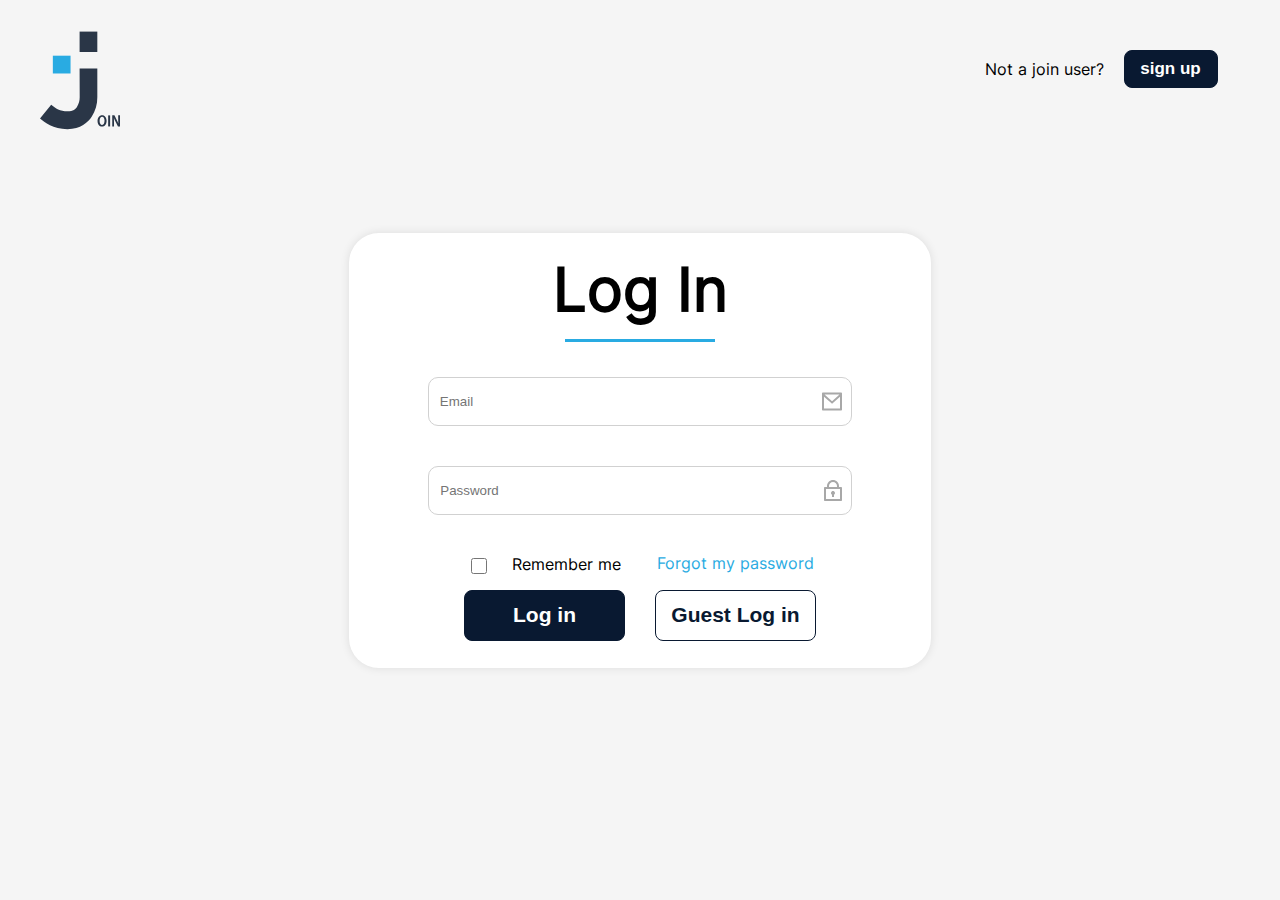
<file: index.html>
<!DOCTYPE html>
<html lang="en">

<head>
  <meta charset="UTF-8">
  <meta http-equiv="X-UA-Compatible" content="IE=edge">
  <meta name="viewport" content="width=device-width, initial-scale=1.0">

  <title>Join</title>

  <link rel="stylesheet" href="assets/css/reset.css">
  <link rel="stylesheet" href="assets/css/style.css">
  <link rel="stylesheet" href="assets/css/login.css">
  <link rel="stylesheet" href="assets/fonts/fonts.css">

  <script src="assets/js/script.js"></script>
  <script src="assets/js/signUp.js"></script>
  <script src="assets/js/login.js" defer></script>
  <script src="assets/js/mini_backend.js"></script>
  <script>
    setURL('https://juan-desantos.developerakademie.net/smallest_backend_ever');
  </script>
  
  <link rel="icon" type="image/icon" href="assets/img/join-logo.svg" />
  

</head>

<body onload="animatedLogo(), init()">

  <img class="logo" src="assets/img/join-logo.svg" id="logo"></img>
  <div class="signup-btn">
    <span>Not a join user?</span>
    <button onclick="showSignup(); return false">sign up</button>
  </div>

  <div class="login-container" id="login-container">
    <div class="login-box">
      <span class="login-box-header">Log In</span>
      <div class="line"></div>
      <form onsubmit="logIn(); return false">
        <div class="form-style">
          <input required type="email" placeholder="Email" id="email">
          <img src="assets/img/letter.svg" alt="">
        </div>
        <div class="form-style">
          <input required type="password" name="" id="password" minlength="6" placeholder="Password">
          <img src="assets/img/lock.svg" alt="" onclick="toggleVisibility()" id="passwordImg">
        </div>
        <div class="password-note">
          <div class="remember-password">
            <input type="checkbox">
            <span>Remember me</span>
          </div>
          <div class="forgot-password">
            <a onclick="resetPasswordForm()">Forgot my password</a>
          </div>
        </div>
        <div class="login-btns">
          <button class="login-user">Log in</button>
          <button onclick="loginAsGuest()" class="login-guest">Guest Log in</button>
        </div>
      </form>
    </div>
    <div id="msgBox"></div>
  </div>
  <div id="bgByResponse" class="bgByResponse d-none"></div>
  <div class="login-response d-none" id="login-response">
    <span id="login-response-text"></span>
  </div>

</body>

</html>
</file>
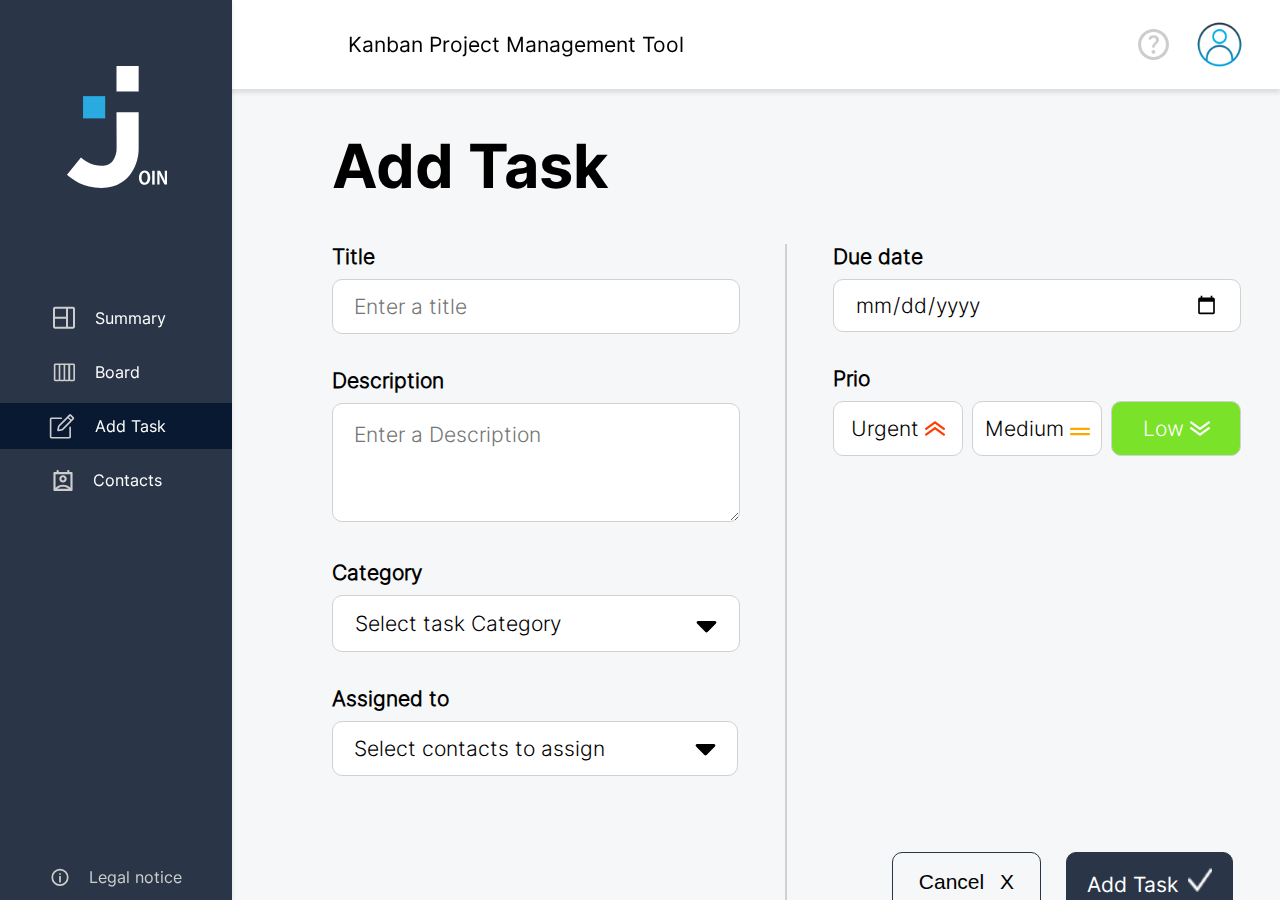
<file: add_task.html>
<!DOCTYPE html>
<html lang="en">

<head>
    <meta charset="UTF-8" />
    <meta http-equiv="X-UA-Compatible" content="IE=edge" />
    <meta name="viewport" content="width=device-width, initial-scale=1.0" />

    <link rel="stylesheet" href="assets/fonts/fonts.css" />
    <link rel="stylesheet" href="assets/css/add_task.css" />
    <link rel="stylesheet" href="assets/css/contacts.css" />
    <link rel="stylesheet" href="assets/css/summary.css" />
    <link rel="stylesheet" href="assets/css/summary-resp.css" />
    <link rel="icon" type="image/icon" href="assets/img/join-logo.svg" />

    <script src="assets/js/edit_task_popup.js"></script>
    <script src="assets/js/add_task_dropdown.js"></script>
    <script src="assets/js/add_task_overview.js"></script>
    <script src="assets/js/add_task_dynamic_html.js"></script>
    <script src="assets/js/board_editMode.js"></script>
    <script src="assets/js/summary.js"></script>
    <script src="assets/js/mini_backend.js"></script>
    <script>
        setURL('https://juan-desantos.developerakademie.net/smallest_backend_ever');
    </script>
    <script src="assets/js/add_task.js"></script>
    <title>Add Task</title>
</head>

<body onload="loadTasks()">
    <div class="webpage">
        <div class="background-grey d-none" id="BGActive" onclick="user()">
        </div>
        <section class="left">
            <div class="logo">
                <img src="assets/img/join-logo2.svg" />
            </div>

            <div class="menu_left">
                <div class="menu" id="summary" onclick="summary()">
                    <img class="logo_summary" src="assets/img/summary.svg" />
                    <a>Summary</a>
                </div>
                <div class="menu" id="board" onclick="board()">
                    <img class="logo_board" src="assets/img/board.svg" />
                    <a>Board</a>
                </div>
                <div class="menu menu_dark" id="addTask" onclick="addTask()">
                    <img class="logo_task" src="assets/img/add_task.svg" />
                    <a>Add Task</a>
                </div>
                <div class="menu" id="contacts" onclick="contacts()">
                    <img class="logo_contacts" src="assets/img/contacts.svg" />
                    <a>Contacts</a>
                </div>
            </div>

            <div class="impressum">
                <div class="legal" id="legal" onclick="legal()">
                    <img src="assets/img/info.svg" />
                    <a>Legal notice</a>
                </div>
            </div>
        </section>
        <div class="right">
            <header class="header header-add">
                <div class="logo_join_resp">
                    <img src="assets/img/join-logo.svg" />
                </div>
                <div class="title-summary">
                    <a class="kanban">Kanban Project Management Tool</a>
                </div>
                <div class="user user-add">
                    <img class="help" id="help" src="assets/img/help.svg" onclick="help()" />
                    <div class="cont_foto">
                        <span class="border_white">
                            <img class="foto" onclick="user()" src="assets/img/icon_guest.png" />
                        </span>
                    </div>
                </div>
                <div class="button_create">
                    <div class="create_resp">
                        <button class="create " id="addingTask" onclick="createTask2()">
                            <a>Create</a>
                            <img class="tick_create" src="assets/img/create.png" />
                        </button>
                    </div>
                </div>
            </header>

            <div id="log_out" class="cont_log_out">
                <span class="log_out" id="help" onclick="help()">
                    <a>Help</a>
                </span>
                <span class="log_out" id="legal" onclick="legal()">
                    <a>Legal notice</a>
                </span>
                <div class="log_out" id="log_out" onclick="logOut()">
                    <a>Log out</a>
                </div>
            </div>

            <main class="main">
                <div class="title-summary-task">
                    <a class="kanban-task">Kanban Project Management Tool</a>
                </div>
                <div class="add-task">
                    <div class="add-task-title">
                        <h1>Add Task</h1>
                    </div>
                    <div onsubmit="addTask()" class="input-container">
                        <div class="left-container">
                            <form>
                                <h4 class="size light title">Title</h4>
                                <input id="title" class="title-input size light" type="text" placeholder="Enter a title"
                                    required />
                            </form>
                            <form>
                                <h4 class="size light title">Description</h4>
                                <textarea class="size light description-area" name="description" id="description"
                                    placeholder="Enter a Description" required></textarea>
                            </form>
                            <div>
                                <h4 class="size light title">Category</h4>
                                <div onclick="expandMenu(this.id)" id="category"
                                    class=" category-resp size light cat-btn btn" type="button">
                                    Select task Category
                                    <img class="popup-arrow" src="assets/img/dropdown-arrow.svg" />
                                </div>
                                <ul id="category-list" class="d-none list-height list size light category-list"></ul>
                                <div id="new-category" class="left-width d-none">
                                    <input id="categoryName" class="title-input size light" type="text"
                                        placeholder="New category name" required="" />
                                    <img onclick="deleteCat()" class="cross" src="assets/img/cross.svg" /><img
                                        id="addCat" onclick="addCat()" class="newCategory"
                                        src="assets/img/newCategory.svg" />
                                    <div id="colorCode" class="colorCode"></div>
                                </div>
                            </div>
                            <div class="add_task_assigned">
                                <h4 class="size light title">Assigned to</h4>
                                <button onclick="expandMenu(this.id)" id="assigne" class="size light category-btn btn">
                                    Select contacts to assign
                                    <img class="popup-arrow" src="assets/img/dropdown-arrow.svg" />
                                </button>
                                <ul id="assigne-list" class="d-none list-height list size light category-list"></ul>
                                <div id="new-assigne" class="left-width d-none">
                                    <input id="assigneName" class="title-input size light" type="text"
                                        placeholder="Contact email" required="" />
                                    <img onclick="miniMenu('assigne')" class="cross" src="assets/img/cross.svg" /><img
                                        id="addCat" onclick="miniMenu('assigne')" class="newCategory"
                                        src="assets/img/newCategory.svg" />
                                </div>
                                <div class="avatar" id="avatar"></div>
                            </div>
                        </div>
                        <div class="right-container">
                            <div class="resp-container">
                                <form>
                                    <h4 class="size light title">Due date</h4>
                                    <input class="size light title-input" type="date" name="" id="dueDate"
                                        placeholder="dd/mm/yyyy" required min="" onclick="dateChecker()" />
                                </form>
                                <div class="resp-prio">
                                    <h4 class="size light title">Prio</h4>
                                    <div class="prio-btns">
                                        <button onclick="switchBackground('urgent')"
                                            class=" size-btnsize light btn prio" id="urgent">
                                            Urgent
                                            <img src="assets/img/arrows-up.svg" class="" />
                                        </button>
                                        <button onclick="switchBackground('medium')"
                                            class=" size-btnsize light btn prio" id="medium">
                                            Medium
                                            <img src="assets/img/equal-sign.svg" class="" />
                                        </button>
                                        <button onclick="switchBackground('low')"
                                            class=" size-btnsize light btn prio prio-low prio-img" id="low">
                                            Low
                                            <img src="assets/img/arrows-down.svg" class="" />
                                        </button>
                                    </div>
                                </div>

                            </div>
                            <div class="btn-box" id="id-contacts--addContact__rightBox--unten">
                                <div id="cancel" class=" cancel_hov size regul window-btn transp" style="display: flex;"
                                    onclick="closeWindow()">
                                    <button class="size transp" style="border: none" type="submit">
                                        Cancel
                                        <a id="cancelCross" class="padding-10">X</a>
                                    </button>
                                </div>
                                <button class="size regul window-btn ok-btn" type="submit" id="addingTask" onclick="addingTask()">
                                    Add Task<img class=" cancel_cross padding-10" src="assets/img/create.png" />
                                </button>
                                <div id="userFeedback" class="size userFeedback d-none">
                                    <p>Task added to board</p>
                                    <img src="assets/img/board.svg" />
                                </div>
                            </div>
                        </div>
                    </div>
                    <div id="userFeedbackResp" class="size userFeedbackResp d-none">
                        <p>Task added to board</p>
                        <img src="assets/img/board.svg" />
                    </div>
                </div>

            </main>
        </div>
    </div>



    <div class="bottom_resp">
        <div class="menu_resp" id="summary_resp" onclick="summary()">
            <img class="logo_summary" src="assets/img/summary.svg" />
            <a>Summary</a>
        </div>
        <div class="menu_resp" id="board_resp" onclick="board()">
            <img class="logo_board" src="assets/img/board.svg" />
            <a>Board</a>
        </div>
        <div class="menu_resp menu_dark_resp" id="addTask_resp" onclick="addTask()">
            <img class="logo_task" src="assets/img/add_task.svg" />
            <a>Add Task</a>
        </div>
        <div class="menu_resp" id="contacts_resp" onclick="contacts()">
            <img class="logo_contacts" src="assets/img/contacts.svg" />
            <a>Contacts</a>
        </div>
    </div>
</body>

</html>
</file>
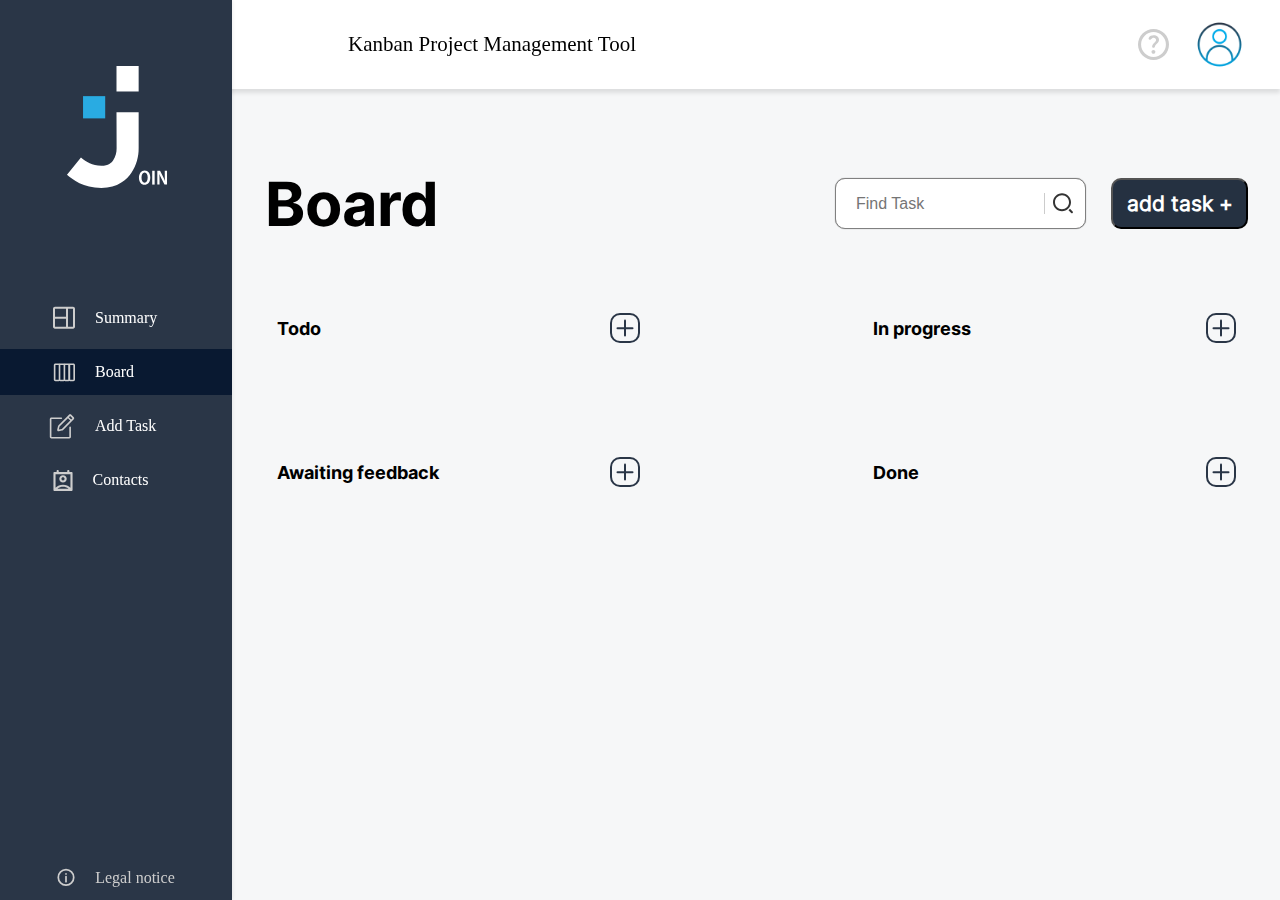
<file: board.html>
<!DOCTYPE html>
<html lang="en">

<head>
    <meta charset="UTF-8" />
    <meta http-equiv="X-UA-Compatible" content="IE=edge" />
    <meta name="viewport" content="width=device-width, initial-scale=1.0" />

    <link rel="stylesheet" href="assets/fonts/fonts.css" />


    <link rel="stylesheet" href="assets/css/summary.css" />
    <link rel="stylesheet" href="assets/css/summary-resp.css" />
    <link rel="stylesheet" href="assets/css/board_maj.css" />
    <link rel="stylesheet" href="assets/css/board_resp.css" />
    <link rel="stylesheet" href="assets/css/add_task.css" />
    <link rel="icon" type="image/icon" href="assets/img/join-logo.svg" />

    <link rel="stylesheet" href="assets/fonts/fonts.css" />
    <link rel="stylesheet" href="assets/css/editTaskop.css">

    <script src="assets/js/edit_task_popup.js"></script>

    <script src="assets/js/add_task.js"></script>
    <script src="assets/js/add_task_dropdown.js"></script>
    <script src="assets/js/add_task_overview.js"></script>
    <script src="assets/js/add_task_dynamic_html.js"></script>
    <script src="assets/js/edit_task_popup.js"></script>
    <script src="assets/js/summary.js"></script>
    <script src="assets/js/mini_backend.js"></script>
    <script src="assets/js/board.js"></script>
    <script src="assets/js/board_overview.js"></script>
    <script src="assets/js/board_editMode.js"></script>
    <script src="assets/js/board_AddTask_PopUp.js"></script>
    <script src="assets/js/board_dynamic.js"></script>
    <script src="assets/js/summary.js"></script>
    <script src="assets/js/mini_backend.js"></script>

    <script>
        setURL('https://juan-desantos.developerakademie.net/smallest_backend_ever');
    </script>

    <title>Board</title>
</head>

<body onload="loadTasks()">

    <!-- PopUp Detailed View <div id="taskDetail" class="pop-up d-none" onclick="closePopUp()"></div> -->

    <div class="window d-none" id="taskDetails"></div>
    <!-- PopUp end -->
    <div class="webpage" id="webpage">

        <!-- Edit Task -->
        <div class="edit_task_window d-none" id="editTaskPopUp">

        </div>

        <!-- Edit Task end -->

        <div class="background-grey d-none" id="BGActive" onclick="user()">
        </div>
        <section class="left">
            <div class="logo">
                <img src="assets/img/join-logo2.svg" />
            </div>

            <div class="menu_left">
                <div class="menu" id="summary" onclick="summary()">
                    <img class="logo_summary" src="assets/img/summary.svg" />
                    <a>Summary</a>
                </div>
                <div class="menu menu_dark" id="board" onclick="board()">
                    <img class="logo_board" src="assets/img/board.svg" />
                    <a>Board</a>
                </div>
                <div class="menu" id="addTask" onclick="addTask()">
                    <img class="logo_task" src="assets/img/add_task.svg" />
                    <a>Add Task</a>
                </div>
                <div class="menu" id="contacts" onclick="contacts()">
                    <img class="logo_contacts" src="assets/img/contacts.svg" />
                    <a>Contacts</a>
                </div>
            </div>

            <div class="impressum">
                <div class="legal" id="legal" onclick="legal()">
                    <img src="assets/img/info.svg" />
                    <a>Legal notice</a>
                </div>
            </div>
        </section>

        <div class="bottom_resp">
            <div class="menu_resp" id="summary_resp" onclick="summary()">
                <img class="logo_summary" src="assets/img/summary.svg" />
                <a>Summary</a>
            </div>
            <div class="menu_resp menu_dark_resp" id="board_resp" onclick="board()">
                <img class="logo_board" src="assets/img/board.svg" />
                <a>Board</a>
            </div>
            <div class="menu_resp" id="addTask_resp" onclick="addTask()">
                <img class="logo_task" src="assets/img/add_task.svg" />
                <a>Add Task</a>
            </div>
            <div class="menu_resp" id="contacts_resp" onclick="contacts()">
                <img class="logo_contacts" src="assets/img/contacts.svg" />
                <a>Contacts</a>
            </div>
        </div>

        <div class="right">

            <div class="header">
                <div class="logo_join_resp">
                    <img src="assets/img/join-logo.svg" />
                </div>
                <div class="title-summary">
                    <a class="kanban">Kanban Project Management Tool</a>
                </div>
                <div class="user">
                    <img class="help" id="help" src="assets/img/help.svg" onclick="help()" />
                    <div class="cont_foto">
                        <span class="border_white">
                            <img class="foto" onclick="user()" src="assets/img/icon_guest.png" />
                        </span>
                    </div>
                </div>
            </div>

            <div id="log_out" class="cont_log_out">
                <span class="log_out" id="help" onclick="help()">
                    <a>Help</a>
                </span>
                <span class="log_out" id="legal" onclick="legal()">
                    <a>Legal notice</a>
                </span>
                <div class="log_out" id="log_out" onclick="logOut()">
                    <a>Log out</a>
                </div>
            </div>
            <div class="title-summary-task title-summary-kanban">
                <a class="kanban-task kanban-board">Kanban Project Management Tool</a>
            </div>
            <div class="content" id="content">

                <div class="headline">
                    <h1 class="font-headline">Board</h1>
                    <button class="addTask_btn_resp" onclick="showAddTaskForm()">
                        <img src="assets/img/addtaskresp.svg" />
                    </button>
                    <div class="findAndAddTask">
                        <div class="findTask">
                            <input placeholder="Find Task" class="findTaskInput" id="searched_input"
                                onkeyup="findTask()" />
                            <img src="assets/img/magnifier.svg" alt="" />
                        </div>
                        <button class="addTask_btn" onclick="showAddTaskForm('todo')">
                            add task +
                        </button>
                    </div>
                </div>


                <div class="kanban_board" id="kanban">
                    <div class="column" id="todo">
                        <div class="column_header">
                            <h4 class="heading">Todo</h4>
                            <img src="assets/img/plus_black.svg" class="plus_icon" onclick="showAddTaskForm()"></img>
                        </div>
                    </div>
                    <div class="column" id="inProgress">
                        <div class="column_header">
                            <h4 class="heading">In progress</h4>
                            <img src="assets/img/plus_black.svg" class="plus_icon" onclick="showAddTaskForm()">
                        </div>
                    </div>
                    <div class="column" id="awaitFeedback">
                        <div class="column_header">
                            <h4 class="heading heading_await">
                                Awaiting feedback
                            </h4>
                            <img src="assets/img/plus_black.svg" class="plus_icon" onclick="showAddTaskForm()">
                        </div>
                    </div>
                    <div class="column" id="done">
                        <div class="column_header">
                            <h4 class="heading">Done</h4>
                            <img src="assets/img/plus_black.svg" class="plus_icon" onclick="showAddTaskForm()">
                        </div>
                    </div>
                </div>
            </div>
        </div>
    </div>

    <div class="add_task_overlap_window d-none" id="addTask_overlap">
        <div class="add-task-new d-none" id="bigPopUp">
            <div class="theHeadline size ">
                <h1>Add Task</h1>
            </div>
            <div onsubmit="addTask()" class="input-container">
                <div class="left-container">
                    <form>
                        <h4 class="size light title">Title</h4>
                        <input id="popUpTitle" class="title-input size light" type="text" placeholder="Enter a title"
                            required />
                    </form>
                    <form>
                        <h4 class="size light title">Description</h4>
                        <textarea class="size light description-area" name="description" id="popUpDescription"
                            placeholder="Enter a Description" required></textarea>
                    </form>
                    <div>
                        <h4 class="size light title">Category</h4>
                        <div onclick="expandMenu(this.id)" id="category" class="size light cat-btn btn" type="button">
                            Select task Category
                            <img class="popup-arrow" src="assets/img/dropdown-arrow.svg" />
                        </div>
                        <ul id="category-list" class="d-none list-height list size light category-list"></ul>
                        <div id="new-category" class="left-width d-none">
                            <input id="categoryName" class="title-input size light" type="text"
                                placeholder="New category name" required="" />
                            <img onclick="deleteCat()" class="cross" src="assets/img/cross.svg" /><img id="addCat"
                                onclick="addCat()" class="newCategory" src="assets/img/newCategory.svg" />
                            <div id="colorCode" class="colorCode"></div>
                        </div>
                    </div>
                    <div class="add_task_assigned">
                        <h4 class="size light title">Assigned to</h4>
                        <button onclick="expandMenu(this.id)" id="assigne" class="size light category-btn btn">
                            Select contacts to assign
                            <img class="popup-arrow" src="assets/img/dropdown-arrow.svg" />
                        </button>
                        <ul id="assigne-list" class="d-none list-height list size light category-list"></ul>
                        <div id="new-assigne" class="left-width d-none">
                            <input id="assigneName" class="title-input size light" type="text"
                                placeholder="Contact email" required="" />
                            <img onclick="miniMenu('assigne')" class="cross" src="assets/img/cross.svg" /><img
                                id="addCat" onclick="miniMenu('assigne')" class="newCategory"
                                src="assets/img/newCategory.svg" />
                        </div>
                        <div class="avatar" id="avatar"></div>
                    </div>
                </div>
                <div class="right-container">
                    <div class="resp-container">
                        <form>
                            <h4 class="size light title">Due date</h4>
                            <input class="size light title-input" type="date" name="" id="dueDate"
                                placeholder="dd/mm/yyyy" required min="" onclick="dateChecker()" />
                        </form>
                        <div class="resp-prio">
                            <h4 class="size light title">Prio</h4>
                            <div class="prio-btns">
                                <button onclick="switchBackground('urgent')" class=" size-btn size light btn prio" id="urgent">
                                    Urgent
                                    <img src="assets/img/arrows-up.svg" class="" />
                                </button>
                                <button onclick="switchBackground('medium')" class=" size-btn size light btn prio" id="medium">
                                    Medium
                                    <img src="assets/img/equal-sign.svg" class="" />
                                </button>
                                <button onclick="switchBackground('low')" class=" size-btn size light btn prio prio-low prio-img"
                                    id="low">
                                    Low
                                    <img src="assets/img/arrows-down.svg" class="" />
                                </button>
                            </div>
                        </div>

                    </div>
                    <div class="btn-box" id="id-contacts--addContact__rightBox--unten">
                        <div id="cancel" class=" cancel_hov size regul window-btn transp" style="display: flex;"
                             onclick="closeWindow()">
                            <button class="size transp" style="border: none" type="submit" >
                                Cancel
                                <a id="cancelCross" class="padding-10">X</a>
                            </button>
                        </div>
                        <button class="size regul window-btn ok-btn" type="submit" id="addingTask1" onclick="addingTaskPopUp()">
                            Add Task<img class="padding-10" src="assets/img/create.png" />
                        </button>
                        <div id="userFeedback" class="size userFeedback d-none">
                            <p>Task added to board</p>
                            <img src="assets/img/board.svg" />
                        </div>
                    </div>
                </div>
            </div>
        </div>
    </div>

</body>

</html>
</file>
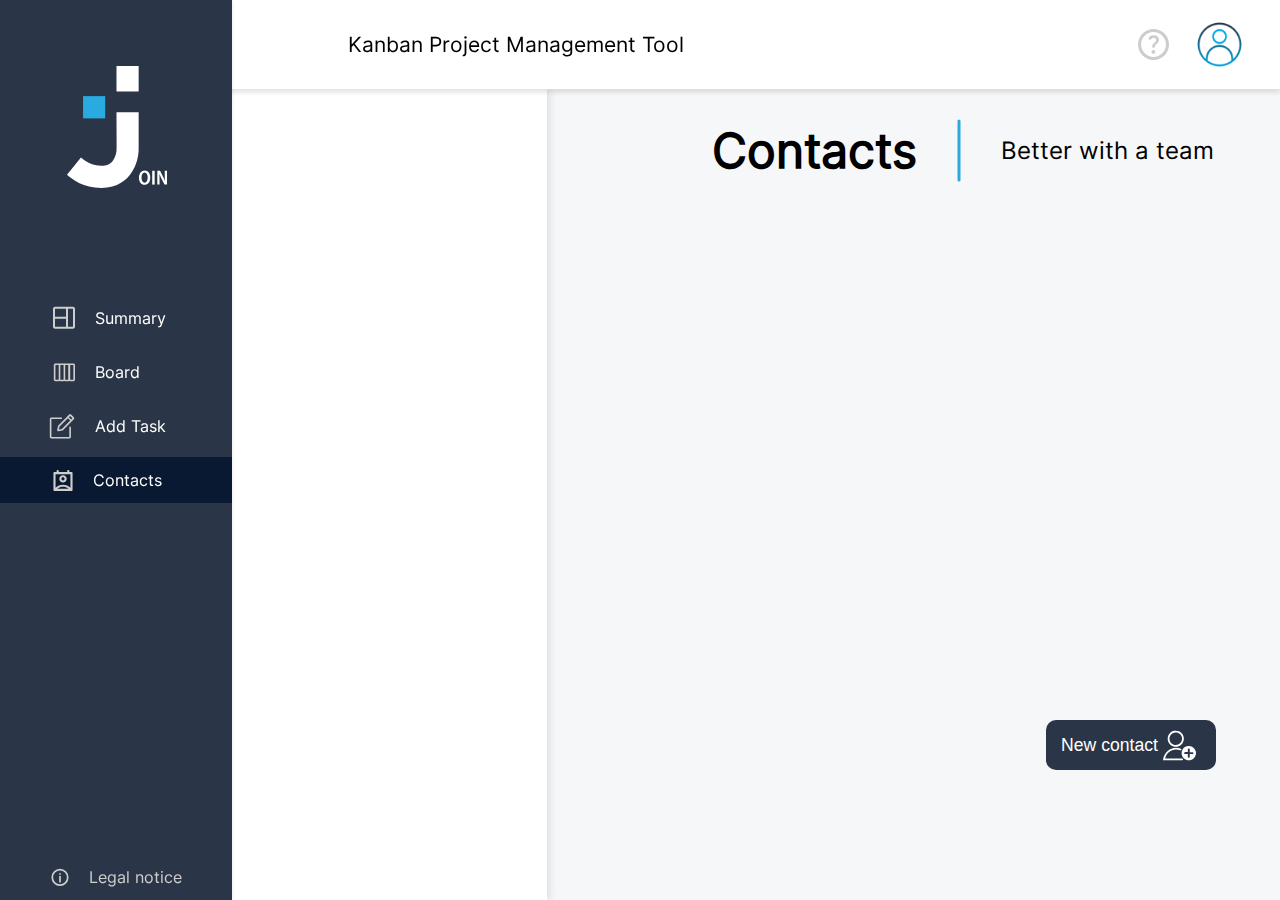
<file: contacts.html>
<!DOCTYPE html />
<html lang="en">

<head>
    <meta charset="UTF-8" />
    <meta http-equiv="X-UA-Compatible" content="IE=edge">
    <meta name="viewport" content="width=device-width, initial-scale=1.0">
    <link rel="stylesheet" href="assets/css/reset.css">
    <link rel="stylesheet" href="assets/css/style.css">
    <link rel="stylesheet" href="assets/css/contacts.css" />
    <link rel="stylesheet" href="assets/fonts/fonts.css">
    <link rel="stylesheet" href="assets/css/summary.css">
    <link rel="stylesheet" href="assets/css/summary-resp.css">
    <link rel="icon" type="image/icon" href="assets/img/join-logo.svg" />

    <script src="assets/js/summary.js"></script>
    <script src="assets/js/contacts.js"></script>
    <script src="assets/js/mini_backend.js"></script>

    <script>
        setURL('https://juan-desantos.developerakademie.net/smallest_backend_ever');
    </script>
    <title>Contacts</title>
</head>

<body onload="startupContacts()" onload="init()">

    <header class="header">
        <div class="logo_join_resp">
            <img src="assets/img/join-logo.svg">
        </div>
        <div class="title-summary">
            <a class="kanban">Kanban Project Management Tool</a>
        </div>
        <div class="user">
            <img class="help" id="help" src="assets/img/help.svg" onclick="help()">
            <div class="cont_foto">
                <span class="border_white">
                    <img class="foto" onclick="user()" src="assets/img/icon_guest.png">
                </span>
            </div>
        </div>
    </header>

    <div class="hide body__overlap" id="body__overlapID"></div>
    <div class="webpage">
        <div class="background-grey d-none" id="BGActive" onclick="user()">
        </div>
        <div class="left">

            <div class="logo">
                <img src="assets/img/join-logo2.svg">
            </div>

            <div class="menu_left">
                <div class="menu" id="summary" onclick="summary()">
                    <img class="logo_summary" src="assets/img/summary.svg">
                    <a>Summary</a>
                </div>
                <div class="menu" id="board" onclick="board()">
                    <img class="logo_board" src="assets/img/board.svg">
                    <a>Board</a>
                </div>
                <div class="menu" id="addTask" onclick="addTask()">
                    <img class="logo_task" src="assets/img/add_task.svg">
                    <a>Add Task</a>
                </div>
                <div class="menu menu_dark" id="contacts" onclick="contacts()">
                    <img class="logo_contacts" src="assets/img/contacts.svg">
                    <a>Contacts</a>
                </div>
            </div>

            <div class="impressum">
                <div class="legal" id="legal" onclick="legal()">
                    <img src="assets/img/info.svg">
                    <a>Legal notice</a>
                </div>
            </div>
        </div>

        <div class="bottom_resp">
            <div class="menu_resp" id="summary_resp" onclick="summary()">
                <img class="logo_summary" src="assets/img/summary.svg">
                <a>Summary</a>
            </div>
            <div class="menu_resp" id="board_resp" onclick="boarp()">
                <img class="logo_board" src="assets/img/board.svg">
                <a>Board</a>
            </div>
            <div class="menu_resp" id="addTask_resp" onclick="addTask()">
                <img class="logo_task" src="assets/img/add_task.svg">
                <a>Add Task</a>
            </div>
            <div class="menu_resp menu_dark_resp" id="contacts_resp" onclick="contacts()">
                <img class="logo_contacts" src="assets/img/contacts.svg">
                <a>Contacts</a>
            </div>
        </div>

        <div class="right">

            <div id="log_out" class="cont_log_out">
                <span class="log_out" id="help" onclick="help()">
                    <a>Help</a>
                </span>
                <span class="log_out" id="legal" onclick="legal()">
                    <a>Legal notice</a>
                </span>
                <div class="log_out" id="log_out" onclick="logOut()">
                    <a>Log out</a>
                </div>
            </div>

            <div class="id-body--main" id="body__css">
                <button class="contacts--main__rightBox--newContactButton-Resp" onclick="newContactOpenOverlay()">New
                    contact<img class="padding-5" src="assets/img/add_user.svg" />
                </button>
                <div class="card-contacts-resp">
                    <div class="title_resp title_resp_contacts" id="titleRespContacts">
                        <a class="kanban">Kanban Project Management Tool</a>
                    </div>
                    <div>
                        
                    </div>
                    <div class="contacts--main__rightTop-resp" id="id-contacts--main__rightTop">
                        <div class="contacts--main__rightTop--Text1"><span>Contacts</span></div>
                        <div class="dp-flex margin-20"><img src="assets/img/spacer_blue.svg"></div>
                        <div class="contacts--main__rightTop--Text2"><span>Better with a team</span></div>
                        <div class="dp-flex2 margin-20"><img src="assets/img/spacer_blue.svg"></div>
                    </div>

                </div>
                <div class="contacts--main__left" id="id-contacts--main__left">
                    <div class="contacts--card__left" id="id-contacts--card"></div>
                </div>

                <div class="contacts--main__right" id="id-contacts--main__right">
                    <div class="contacts--main__right--container" id="id-contacts--main__right--container">
                        <div class="contacts--main__rightTop" id="id-contacts--main__rightTop">
                            <div class="contacts--main__rightTop--Text1"><span>Contacts</span></div>
                            <div class="dp-flex margin-20"><img src="assets/img/spacer_blue.svg"></div>
                            <div class="contacts--main__rightTop--Text2"><span>Better with a team</span></div>
                        </div>
                        <div class="contacts--main__rightCenter" id="id-contacts--main__rightCenter">

                        </div>
                    </div>
                </div>

                <div><button class="contacts--main__rightBox--newContactButton" onclick="newContactOpenOverlay()">New
                        contact<img class="padding-5" src="assets/img/add_user.svg" /></button></div>

                <div class="hide body__css-contactsAdd" id="body__css-contactsAdd">
                    <div class="contacts--addContact" id="id-contacts--addContact">
                        <div class="contacts--addContact__leftBox" id="id-contacts--addContact__leftBox">
                            <img src="assets/img/close-white.svg" class="closeMobile" onclick="closeAddPopup()">
                            <img src="assets/img/join-logo-white.svg" class="contacts--addContact__leftBox--image" />
                            <span class="contacts--addContact__leftBox--textLine1">Add contact</span>
                            <span class="contacts--addContact__leftBox--textLine2">Tasks are better with a team!</span>
                            <svg class="contacts--svg__line">
                                <line x1="0" y1="0" x2="75" y2="0" style="stroke:#29ABE2;stroke-width: 5;" />
                            </svg>
                        </div>
                        <div class="contacts--addContact__rightBox" id="id-contacts--addContact__rightBox">

                            <div class="contacts--addContact__rightBox--oben"
                                id="id-contacts--addContact__rightBox--oben">
                                <img class="close" src="assets/img/close.svg" role="button"
                                    onclick="closeAddPopup()" />
                            </div>

                            <div class="contacts--addContact__rightBox--mitte"
                                id="id-contacts--addContact__rightBox--mitte">

                                <img class="contacts--addContact__rightBox--userPic" src="assets/img/user-white.svg">

                                <div>
                                    <form class="contacts--editContact__Form" id="addContactForm">
                                        <div class="contacts--addContact__rightBox--input"><span
                                                class="addContact__rightBox-input--icons">
                                                <i class="fa-solid fa-user"></i></span>
                                            <div class="contacts--addContact__rightBox--input__name"><input
                                                    class="contacts--inputFields" id="id-newContact__name" type="text"
                                                    size="40" placeholder="Name" required="" /><img
                                                    src="assets/img/user.svg" alt></div>
                                            <div class="contacts--addContact__rightBox--input__name"><input
                                                    class="contacts--inputFields" id="id-newContact__email" type="email"
                                                    size="40" placeholder="Email" required="" /><img
                                                    src="assets/img/mail.png" alt></div>
                                            <div class="contacts--addContact__rightBox--input__name"><input
                                                    class="contacts--inputFields" id="id-newContact__phone" type="tel"
                                                    size="40" placeholder="Phone" required="" /><img
                                                    src="assets/img/phone.png" alt>
                                            </div>
                                        </div>
                                    </form>
                                </div>
                            </div>
                            <div class="contacts--addContact__rightBox--unten"
                                id="id-contacts--addContact__rightBox--unten">
                                <button class="contacts--addContact__rightBox--closePopup"
                                    onclick="closeAddPopup()">Cancel<img class="padding-5"
                                        src="assets/img/close2.svg" /></button>
                                <button class="contacts--addContact__rightBox--createContact" type="submit"
                                    form="addContactForm">Create
                                    contact<img class="padding-5" src="assets/img/create.png" /></button>
                            </div>
                        </div>
                    </div>
                </div>
                <div class="hide body__css-contactsAdd" id="body__css-contactsEdit">
                    <div class="contacts--addContact" id="id-contacts--addContact">
                        <div class="contacts--addContact__leftBox" id="id-contacts--addContact__leftBox">
                            <img src="assets/img/close-white.svg" class="closeMobile" onclick="closeEditPopup()">
                            <img src="assets/img/join-logo-white.svg" class="contacts--addContact__leftBox--image" />
                            <span class="contacts--editContact__leftBox--textLine1">Edit contact</span>
                            <svg class="contacts--svg__line">
                                <line x1="0" y1="0" x2="75" y2="0" style="stroke:#29ABE2;stroke-width: 5;" />
                            </svg>
                        </div>
                        <div class="contacts--addContact__rightBox" id="id-contacts--addContact__rightBox">
                            <div class="contacts--addContact__rightBox--oben"
                                id="id-contacts--addContact__rightBox--oben">
                                <img class="close" src="assets/img/close.svg" role="button"
                                    onclick="closeEditPopup()" />
                            </div>
                            <div class="contacts--addContact__rightBox--mitte"
                                id="id-contacts--addContact__rightBox--mitte">
                                <img class="contacts--addContact__rightBox--userPic" src="assets/img/user-white.svg">
                                <form class="contacts--editContact__Form" id="editContactForm">
                                    <div class="contacts--addContact__rightBox--input"><span
                                            class="addContact__rightBox-input--icons">
                                            <i class="fa-solid fa-user"></i></span>
                                        <div class="contacts--addContact__rightBox--input__name"><input
                                                class="contacts--inputFields" id="id-editContact__name" type="text"
                                                size="40" placeholder="Name" required="" /><img
                                                src="assets/img/user.svg" alt></div>
                                        <div class="contacts--addContact__rightBox--input__name"><input
                                                class="contacts--inputFields" id="id-editContact__email" type="email"
                                                size="40" placeholder="Email" required="" /><img
                                                src="assets/img/mail.png" alt></div>
                                        <div class="contacts--addContact__rightBox--input__name"><input
                                                class="contacts--inputFields" id="id-editContact__phone" type="tel"
                                                size="40" placeholder="Phone" required="" /><img
                                                src="assets/img/phone.png" alt></div>
                                    </div>
                                </form>
                            </div>
                            <div class="contacts--addContact__rightBox--unten"
                                id="id-contacts--addContact__rightBox--unten">
                                <button class="contacts--addContact__rightBox--closePopup"
                                    onclick="closeEditPopup()">Cancel<img class="padding-5"
                                        src="assets/img/close2.svg" /></button>
                                <button class="contacts--editContact__rightBox--editContact" type="submit"
                                    form="editContactForm">Save<img class="padding-5"
                                        src="assets/img/create.png" /></button>
                            </div>
                        </div>
                    </div>
                </div>
            </div>
        </div>
    </div>
</body>

</html>
</file>
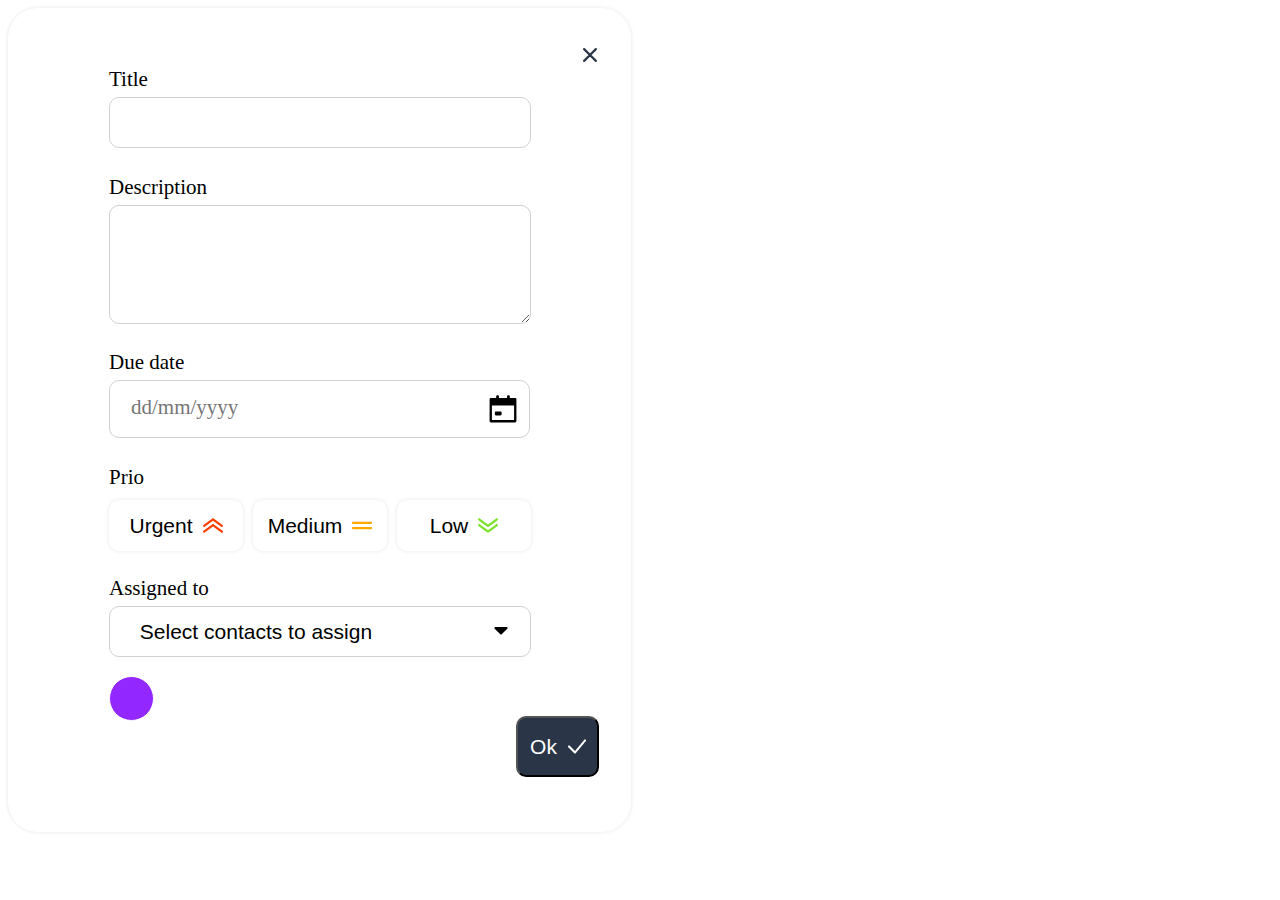
<file: editTaskPop.html>
<!DOCTYPE html>
<html lang="en">

<head>
    <meta charset="UTF-8">
    <meta http-equiv="X-UA-Compatible" content="IE=edge">
    <meta name="viewport" content="width=device-width, initial-scale=1.0">
    <title>Document</title>

    <link rel="stylesheet" href="assets/fonts/fonts.css" />
    <link rel="stylesheet" href="assets/css/editTaskop.css">

    <script src="assets/js/edit_task_popup.js"></script>
</head>

<body>
    <div class="edit_popup" id="editTaskPopUp">

        <div class="close_edit_popup">
            <div class="close_pop_up" onclick="">
                <img class="close_img" src="assets/img/close2.svg">
            </div>
        </div>
        <div class="main_edit_popup">
            <div class="title_edit_popup center_flex_start">
                <a class="title_popup">Title</a>
                <input class="input1_popup">
            </div>
            <div class="description_edit_popup center_flex_start">
                <a class="description_popup">Description</a>
                <textarea class="textarea_popup"></textarea>
            </div>
            <div class="date_edit_popup center_flex_start">
                <a class="date_popup">Due date</a>
                <input class="input2_popup" type="data" placeholder="dd/mm/yyyy">
                <div class="img_input2_popup">
                    <img class="calendar_popup" src="assets/img/calendar.svg">
                </div>
                </input>
            </div>
            <div class="prio_edit_popup center_flex_start">
                <a class="prio_popup">Prio</a>
                <div class="prio_btns_cont center_flex_start">
                    <button onclick="switchBackground('urgent')" class="prio_red_popup prio_bottons_popup" id="urgent">
                        <a>Urgent</a>
                        <img src="assets/img/arrows-up.svg" class="" />
                    </button>
                    <button onclick="switchBackground('medium')" class="prio_yellow_popup prio_bottons_popup"
                        id="medium">
                        <a>Medium</a>
                        <img src="assets/img/equal-sign.svg" class="" />
                    </button>
                    <button onclick="switchBackground('low')" class="prio_green_popup prio_bottons_popup" id="low">
                        <a>Low</a>
                        <img src="assets/img/arrows-down.svg" class="" />
                    </button>
                </div>
            </div>
            <div class="assigned_edit_popup center_flex_start">
                <a class="assigned_pop">Assigned to</a>
                <button class="selec_contact_popup" onclick="expandContacts()" id="button1-drop_popup">
                    <a class="text_select_popup">Select contacts to assign</a>
                    <img class="select_arrow_popup" src="assets/img/dropdown-arrow.svg">
                </button>

                <button class=" d-none drop_contact_popup " onclick="closeContacts()" id="button2-drop_popup">
                    <div class="drop_title_popup">
                        <a class="text_select_popup">Select contacts to assign</a>
                        <img class="select_arrow_popup" src="assets/img/dropdown-arrow.svg">
                    </div>
                    <div class="contacts_drop_popup">
                        <a class="contact_list_drop_popup">Juan</a>
                        <input class="checkbox_drop_popup" type="checkbox">
                    </div>
                    <div class="invite_new_popup" type="button">
                        <a class="invite_contact_popup">Invite new Contact</a>
                        <img class="img_contacts_popup" src="assets/img/contacts.svg">
                    </div>

                </button>

                <div class="avatars_edit_popup" id="avatar-drop_popup">
                    <div class="color_avatar_popup"></div>
                </div>
            </div>
        </div>
        <div class="ok_button_popup">
            <button class="ok_btn_popup">
                <a class="ok_text_popup">Ok</a>
                <img src="assets/img/create.png"></img>
            </button>
        </div>
    </div>
</body>

</html>
</file>
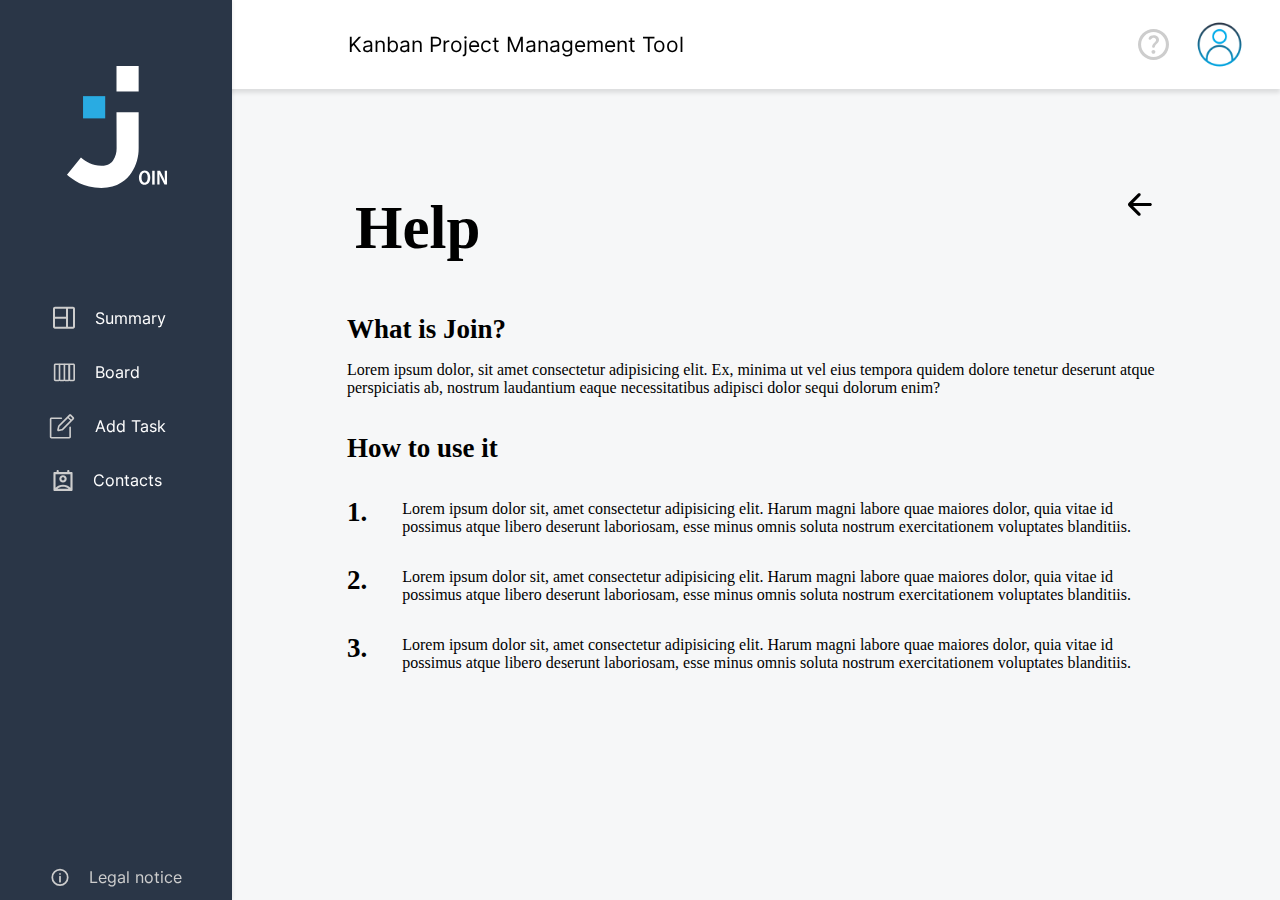
<file: help.html>
<!DOCTYPE html>
<html lang="en">

<head>
    <meta charset="UTF-8">
    <meta http-equiv="X-UA-Compatible" content="IE=edge">
    <meta name="viewport" content="width=device-width, initial-scale=1.0">
    <title>Join</title>

    <link rel="stylesheet" href="assets/css/summary.css">
    <link rel="stylesheet" href="assets/css/summary-resp.css">
    <link rel="stylesheet" href="assets/css/help.css">
    <link rel="stylesheet" href="assets/fonts/fonts.css">

    <script src="assets/js/summary.js"></script>
    <script src="assets/js/mini_backend.js"></script>

    <script>
        setURL('https://juan-desantos.developerakademie.net/smallest_backend_ever');
    </script>
</head>

<body>

    <header class="header">
        <div class="logo_join_resp">
            <img src="assets/img/join-logo.svg">
        </div>
        <div class="title">
            <a class="kanban">Kanban Project Management Tool</a>
        </div>
        <div class="user">
            <img class="help" id="help" src="assets/img/help.svg" onclick="help()">
            <div class="cont_foto">
                <span class="border_white">
                    <img class="foto" onclick="user()" src="assets/img/icon_guest.png">
                </span>
            </div>
        </div>
    </header>

    <div class="webpage">
        <div class="left">

            <div class="logo">
                <img src="assets/img/join-logo2.svg">
            </div>

            <div class="menu_left">
                <div class="menu" id="summary" onclick="summary()">
                    <img class="logo_summary" src="assets/img/summary.svg">
                    <a>Summary</a>
                </div>
                <div class="menu" id="board" onclick="board()">
                    <img class="logo_board" src="assets/img/board.svg">
                    <a>Board</a>
                </div>
                <div class="menu" id="addTask" onclick="addTask()">
                    <img class="logo_task" src="assets/img/add_task.svg">
                    <a>Add Task</a>
                </div>
                <div class="menu" id="contacts" onclick="contacts()">
                    <img class="logo_contacts" src="assets/img/contacts.svg">
                    <a>Contacts</a>
                </div>
            </div>

            <div class="impressum">
                <div class="legal" id="legal" onclick="legal()">
                    <img src="assets/img/info.svg">
                    <a>Legal notice</a>
                </div>
            </div>
        </div>

        <div class="bottom_resp">
            <div class="menu_resp menu_dark" id="summary" onclick="summary()">
                <img class="logo_summary" src="assets/img/summary.svg">
                <a>Summary</a>
            </div>
            <div class="menu_resp" id="board" onclick="board()">
                <img class="logo_board" src="assets/img/board.svg">
                <a>Board</a>
            </div>
            <div class="menu_resp" id="addTask" onclick="addTask()">
                <img class="logo_task" src="assets/img/add_task.svg">
                <a>Add Task</a>
            </div>
            <div class="menu_resp" id="contacts" onclick="contacts()">
                <img class="logo_contacts" src="assets/img/contacts.svg">
                <a>Contacts</a>
            </div>
        </div>

        <div class="right">

            <div id="log_out" class="cont_log_out">
                <span class="log_out" id="help" onclick="help()">
                    <a>Help</a>
                </span>
                <span class="log_out" id="legal" onclick="legal()">
                    <a>Legal notice</a>
                </span>
                <div class="log_out" id="log_out" onclick="logOut()">
                    <a>Log out</a>
                </div>
            </div>

            <div class="help_info">
                <div class="title_resp">
                    <a class="kanban">Kanban Project Management Tool</a>
                    <div class="cont_arrow_resp">
                        <img class="arrow" src="assets/img/arrow-left-dark.svg" onclick="summary()">
                    </div>
                </div>
                <div class="help_title">
                    <span>Help</span>
                    <div class="cont_arrow">
                        <img class="arrow" src="assets/img/arrow-left-dark.svg" onclick="summary()">
                    </div>
                </div>
                <div class="subtitle">
                    <div class="sub_help1">
                        <span>What is Join?</span>
                        <p>Lorem ipsum dolor, sit amet consectetur adipisicing elit. Ex, minima ut vel eius tempora
                            quidem dolore tenetur deserunt atque perspiciatis ab, nostrum laudantium eaque
                            necessitatibus adipisci dolor sequi dolorum enim?</p>
                    </div>
                    <div class="sub_help2">
                        <span>How to use it</span>
                        <div class="help_rules padding">
                            <a>1.</a>
                            <p>Lorem ipsum dolor sit, amet consectetur adipisicing elit. Harum magni labore quae maiores
                                dolor, quia vitae id possimus atque libero deserunt laboriosam, esse minus omnis soluta
                                nostrum exercitationem voluptates blanditiis.</p>
                        </div>
                        <div class="help_rules">
                            <a>2.</a>
                            <p>Lorem ipsum dolor sit, amet consectetur adipisicing elit. Harum magni labore quae maiores
                                dolor, quia vitae id possimus atque libero deserunt laboriosam, esse minus omnis soluta
                                nostrum exercitationem voluptates blanditiis.</p>
                        </div>
                        <div class="help_rules">
                            <a>3.</a>
                            <p>Lorem ipsum dolor sit, amet consectetur adipisicing elit. Harum magni labore quae maiores
                                dolor, quia vitae id possimus atque libero deserunt laboriosam, esse minus omnis soluta
                                nostrum exercitationem voluptates blanditiis.</p>
                        </div>
                    </div>
                </div>

            </div>
        </div>
    </div>
</body>

</html>
</file>
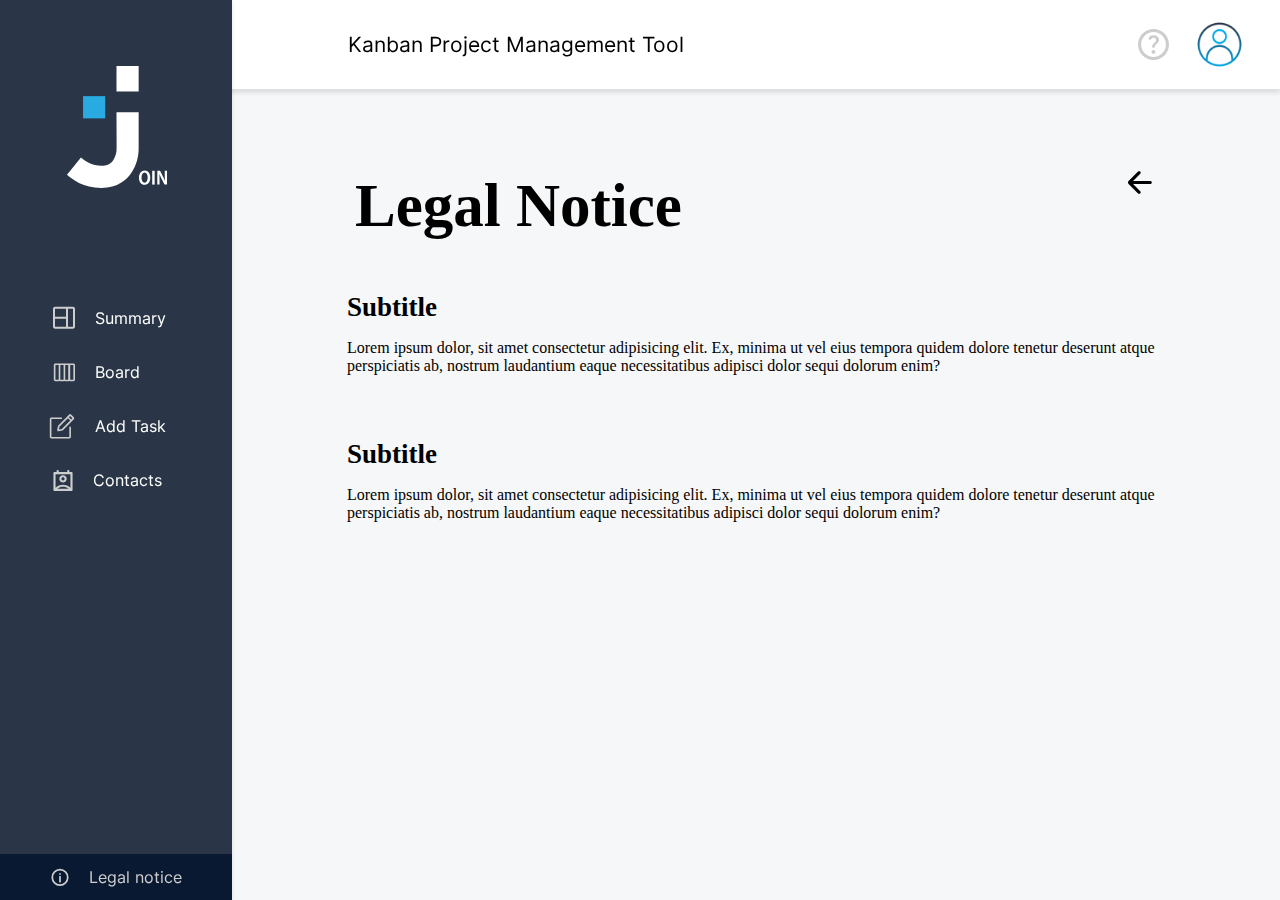
<file: legal.html>
<!DOCTYPE html>
<html lang="en">

<head>
    <meta charset="UTF-8">
    <meta http-equiv="X-UA-Compatible" content="IE=edge">
    <meta name="viewport" content="width=device-width, initial-scale=1.0">
    <title>Join</title>

    <link rel="stylesheet" href="assets/css/summary.css">
    <link rel="stylesheet" href="assets/css/summary-resp.css">
    <link rel="stylesheet" href="assets/css/legal.css">
    <link rel="stylesheet" href="assets/fonts/fonts.css">

    <script src="assets/js/summary.js"></script>
    <script src="assets/js/mini_backend.js"></script>

    <script>
        setURL('https://juan-desantos.developerakademie.net/smallest_backend_ever');
    </script>
</head>


<body>
    <header class="header">
        <div class="logo_join_resp">
            <img src="assets/img/join-logo.svg">
        </div>
        <div class="title">
            <a class="kanban">Kanban Project Management Tool</a>
        </div>
        <div class="user">
            <img class="help" id="help" src="assets/img/help.svg" onclick="help()">
            <div class="cont_foto">
                <span class="border_white">
                    <img class="foto" onclick="user()" src="assets/img/icon_guest.png">
                </span>
            </div>
        </div>
    </header>

    <div class="webpage">
        <div class="left">

            <div class="logo">
                <img src="assets/img/join-logo2.svg">
            </div>

            <div class="menu_left">
                <div class="menu" id="summary" onclick="summary()">
                    <img class="logo_summary" src="assets/img/summary.svg">
                    <a>Summary</a>
                </div>
                <div class="menu" id="board" onclick="board()">
                    <img class="logo_board" src="assets/img/board.svg">
                    <a>Board</a>
                </div>
                <div class="menu" id="addTask" onclick="addTask()">
                    <img class="logo_task" src="assets/img/add_task.svg">
                    <a>Add Task</a>
                </div>
                <div class="menu" id="contacts" onclick="contacts()">
                    <img class="logo_contacts" src="assets/img/contacts.svg">
                    <a>Contacts</a>
                </div>
            </div>

            <div class="impressum">
                <div class="legal menu_dark" id="legal" onclick="legal()">
                    <img src="assets/img/info.svg">
                    <a>Legal notice</a>
                </div>
            </div>
        </div>

        <div class="bottom_resp">
            <div class="menu_resp menu_dark" id="summary" onclick="summary()">
                <img class="logo_summary" src="assets/img/summary.svg">
                <a>Summary</a>
            </div>
            <div class="menu_resp" id="board" onclick="board()">
                <img class="logo_board" src="assets/img/board.svg">
                <a>Board</a>
            </div>
            <div class="menu_resp" id="addTask" onclick="addTask()">
                <img class="logo_task" src="assets/img/add_task.svg">
                <a>Add Task</a>
            </div>
            <div class="menu_resp" id="contacts" onclick="contacts()">
                <img class="logo_contacts" src="assets/img/contacts.svg">
                <a>Contacts</a>
            </div>
        </div>

        <div class="right">

            <div id="log_out" class="cont_log_out">
                <span class="log_out" id="help" onclick="help()">
                    <a>Help</a>
                </span>
                <span class="log_out" id="legal" onclick="legal()">
                    <a>Legal notice</a>
                </span>
                <div class="log_out" id="log_out" onclick="logOut()">
                    <a>Log out</a>
                </div>
            </div>

            <div class="legal_not">
                <div class="title_resp">
                    <a class="kanban">Kanban Project Management Tool</a>
                    <div class="cont_arrow_resp">
                        <img class="arrow" src="assets/img/arrow-left-dark.svg" onclick="summary()">
                    </div>
                </div>
                <div class="legal_notice">
                    <span class="notice">Legal Notice</span>
                    <div class="cont_arrow">
                        <img class="arrow" src="assets/img/arrow-left-dark.svg" onclick="summary()">
                    </div>
                </div>
                <div class="subtitle">
                    <div class="sub">
                        <span>Subtitle</span>
                        <p>Lorem ipsum dolor, sit amet consectetur adipisicing elit. Ex, minima ut vel eius tempora
                            quidem dolore tenetur deserunt atque perspiciatis ab, nostrum laudantium eaque
                            necessitatibus adipisci dolor sequi dolorum enim?</p>
                    </div>
                    <div class="sub">
                        <span>Subtitle</span>
                        <p>Lorem ipsum dolor, sit amet consectetur adipisicing elit. Ex, minima ut vel eius tempora
                            quidem dolore tenetur deserunt atque perspiciatis ab, nostrum laudantium eaque
                            necessitatibus adipisci dolor sequi dolorum enim?</p>
                    </div>
                </div>

            </div>
        </div>
    </div>
</body>

</html>
</file>
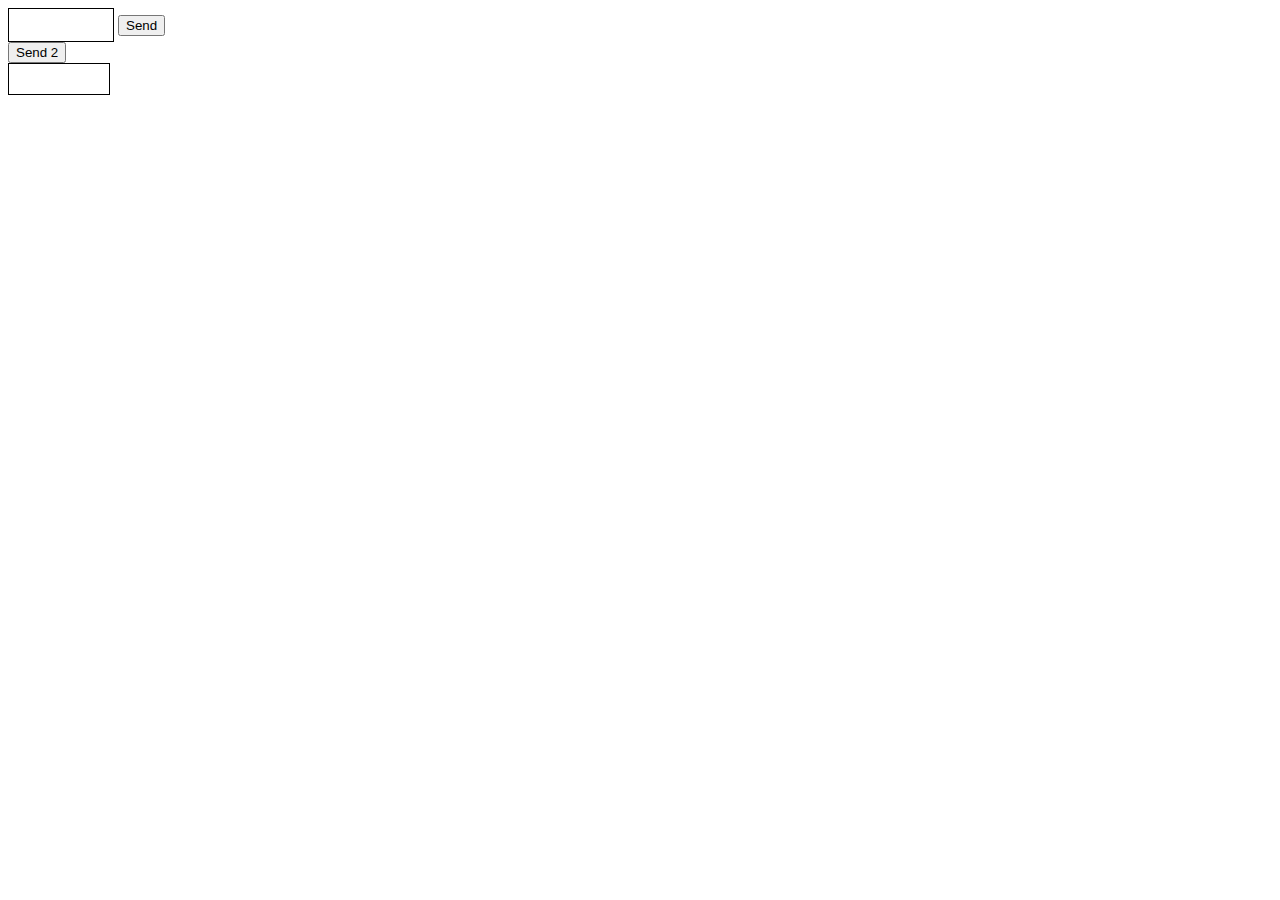
<file: prueba.html>
<!DOCTYPE html>
<html lang="en">
<head>
    <meta charset="UTF-8">
    <meta http-equiv="X-UA-Compatible" content="IE=edge">
    <meta name="viewport" content="width=device-width, initial-scale=1.0">
    <title>Document</title>
</head>
<script>
   let todasTareas = [];

function sendText1() {
    let text1 = document.getElementById('text1').value;

    let tarea = {
        'text1': text1,
        'time': new Date().getTime()
    }

    todasTareas.push(tarea);

    let todasTareasAsString = JSON.stringify(todasTareas);
    localStorage.setItem('todasTareas', todasTareasAsString);
    todo.innerHTML += tareaToString(text1);
}

function loadtareas() {
    let todasTareasAsString = localStorage.getItem('todasTareas');
    todasTareas = JSON.parse(todasTareasAsString);
    if (!todasTareas) {
        todasTareas = [];
    }
    console.log('Loaded all tareas', todasTareas)
}

function tareaToString(text1) {
    return `<a style="width: 100px ; border: 1px solid black" id="text2">${text1}</a><br>`
}


function sendText2() {
    let text2 = document.getElementById('text2')
    let tarea2 = localStorage.getItem('tarea');
    if (tarea2) {
        tarea = JSON.parse(tarea2);
    }
    let todo2 = document.getElementById('todo2');

    todo2.innerHTML ='';
    todo2.innerHTML += tareaToString2();
}

function tareaToString2() {
    return `<a style="width: 100px ; border: 1px solid black" id="text2">${text2}</a><br>`
}



</script>
<body onload="loadtareas()">
    <input style="height: 30px; width: 100px ; border: 1px solid black" id="text1">
    <button onclick="sendText1()">
        Send
    </button><br>
    <div id="todo"></div>
    <button onclick="sendText2()"> Send 2</button><br>
    <div style="height: 30px; width: 100px; border: 1px solid black; "id="todo2"></div>
    
</body>
</html>
</file>
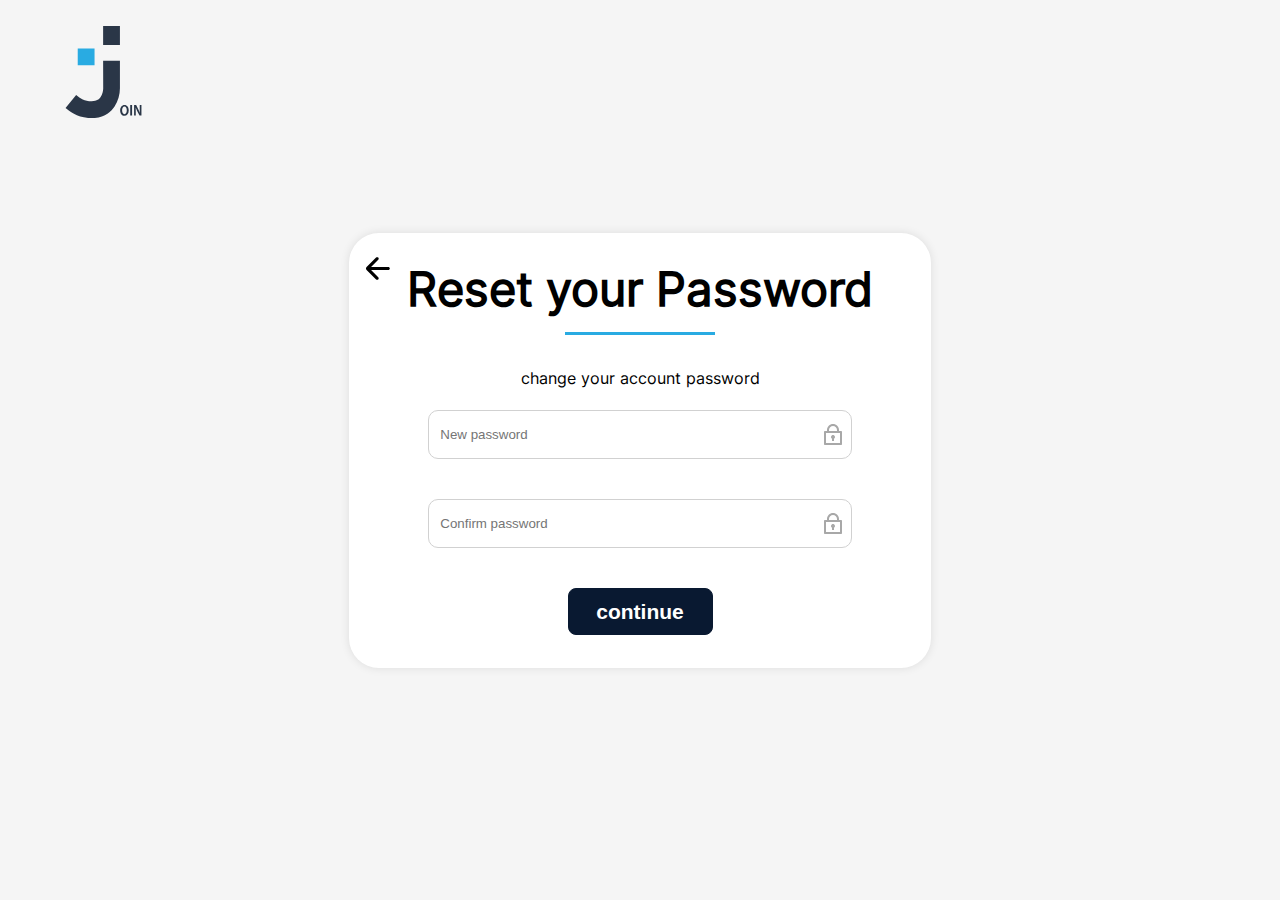
<file: resetPassword2.html>
<!DOCTYPE html>
<html lang="en">

<head>
  <meta charset="UTF-8">
  <meta http-equiv="X-UA-Compatible" content="IE=edge">
  <meta name="viewport" content="width=device-width, initial-scale=1.0">
  <title>Join</title>
  <link rel="stylesheet" href="assets/css/reset.css">
  <link rel="stylesheet" href="assets/css/style.css">
  <link rel="stylesheet" href="assets/css/login.css">
  <link rel="stylesheet" href="assets/fonts/fonts.css">
  
  <script src="assets/js/signUp.js"></script>
  <!-- <script src="./assets/js/login.js" defer></script> -->
  <script src="assets/js/resetPassword.js"></script>
  <script src="assets/js/mini_backend.js"></script>
  <script>
     setURL('https://juan-desantos.developerakademie.net/smallest_backend_ever');
  </script>
  
  <link rel="icon" type="image/icon" href="assets/img/join-logo.svg" />

</head>

<body onload="init()">

  <img class="logo_signUp" src="assets/img/join-logo.svg"></img>
    
  <div class="login-container">
    <div class="login-box">
      <span class="reset-box-header">Reset your Password</span>
      <div class="line"></div>
      <span class="resetText">change your account password</span>
      <img onclick="backToLogin()" class="arrowSignup" src="assets/img/arrow-left-dark.svg" alt="">

      <form onsubmit="resetPassword(); return false">
        <div class="form-style">
            <input required type="password" placeholder="New password" name="" id="pw1" minlength="6">
            <img src="assets/img/lock.svg" alt="">
          </div>
       
        <div class="form-style">
          <input required type="password" placeholder="Confirm password" name="" id="pw2" minlength="6">
          <img src="assets/img/lock.svg" alt="">
        </div>
       
        <div class="login-btns">
          <button class="signup-user">continue</button>
        </div>
      </form>
    </div>
    <div id="msgBox"></div>
  </div>
  </div>
 
</body>

</html>
</file>
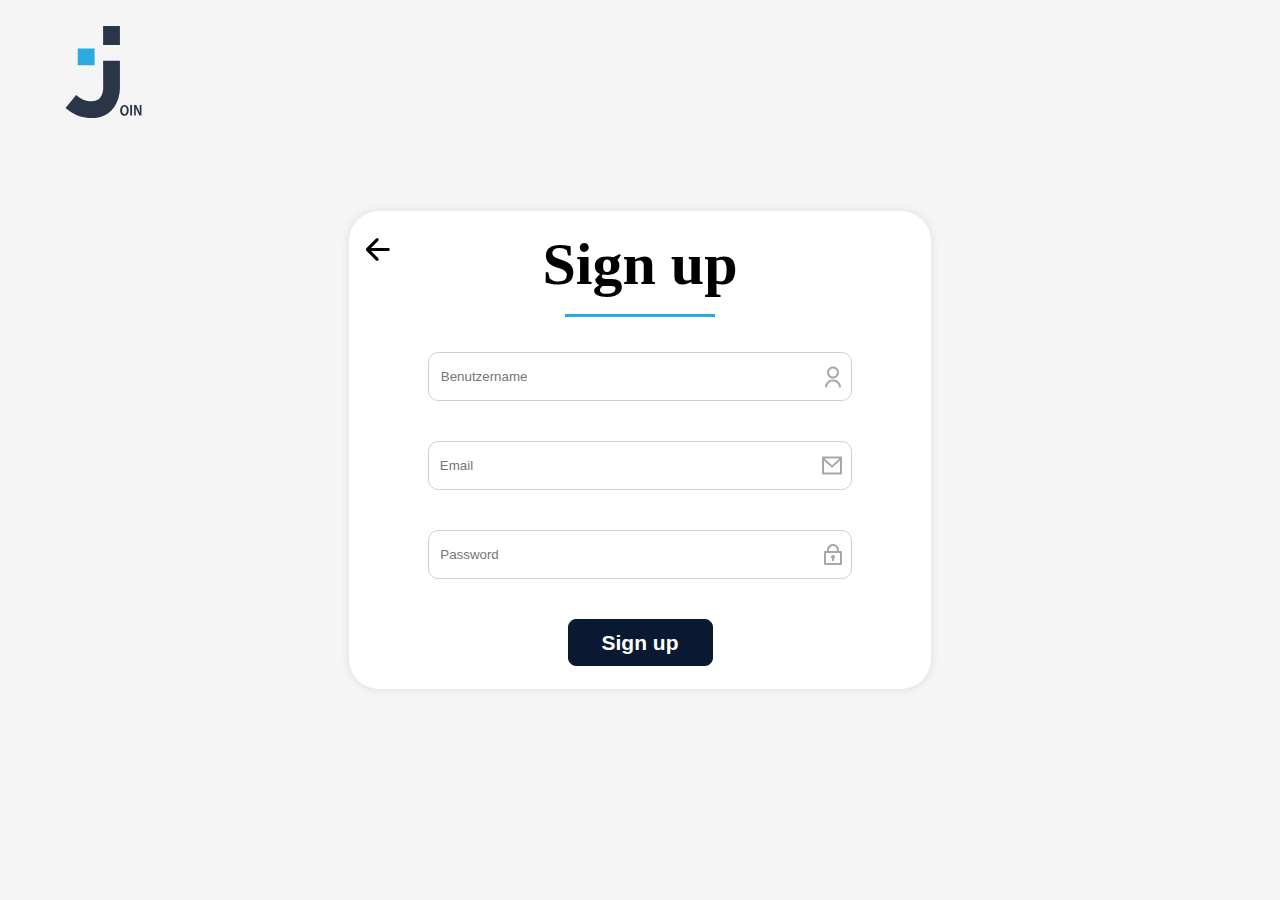
<file: signup.html>
<!DOCTYPE html>
<html lang="en">

<head>
  <meta charset="UTF-8">
  <meta http-equiv="X-UA-Compatible" content="IE=edge">
  <meta name="viewport" content="width=device-width, initial-scale=1.0">
  <title>Document</title>
  <link rel="stylesheet" href="assets/css/reset.css">
  <link rel="stylesheet" href="assets/css/login.css">

  <script src="assets/js/signUp.js"></script>
  <script src="assets/js/login.js" defer></script>
  <script src="assets/js/mini_backend.js"></script>
  <script>
    setURL('https://juan-desantos.developerakademie.net/smallest_backend_ever');
  </script>
</head>

<body >

  <img class="logo_signUp" src="assets/img/join-logo.svg"></img>
  

  <div class="login-container">
    <div class="login-box signUp-box">
      <span class="login-box-header">Sign up</span>
      <div class="line"></div>
      <img onclick="backToLogin()" class="arrowSignup" src="assets/img/arrow-left-dark.svg" alt="">

      <form onsubmit="signUp(); return false">
        <div class="form-style">
            <input required type="text" placeholder="Benutzername" id="name">
            <img src="assets/img/user.svg" alt="">
        </div>
        <div class="form-style">
          <input required type="email" placeholder="Email" id="email">
          <img src="assets/img/letter.svg" alt="">
        </div>
        <div class="form-style">
          <input required type="password" name="" id="password" minlength="6" placeholder="Password">
          <img src="assets/img/lock.svg" alt="" id="passwordImg" onclick="toggleVisibility()">
        </div>

        <div class="login-btns">
          <button class="signup-user">Sign up</button>
        </div>
      </form>
    </div>
  </div>
  </div>

</body>

</html>
</file>
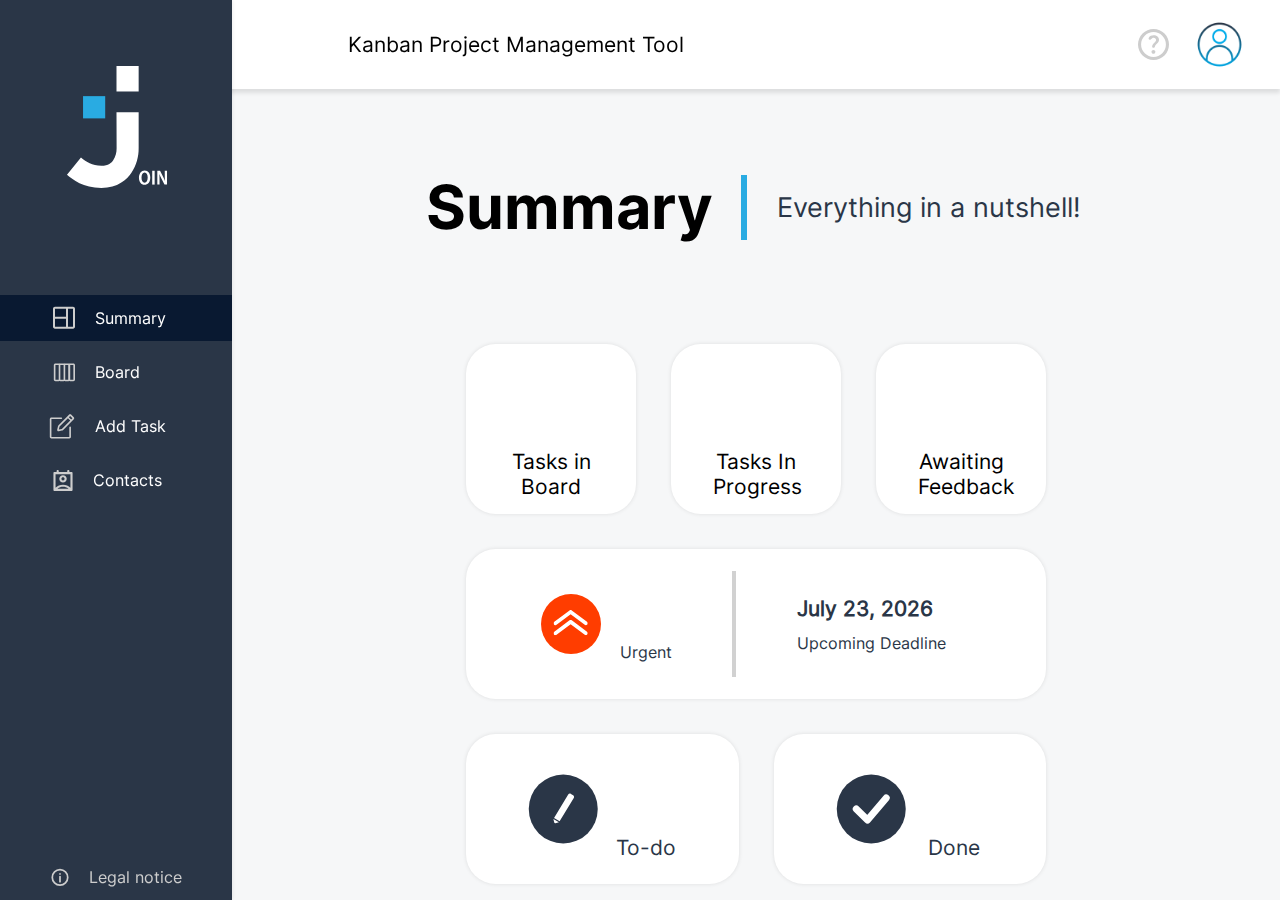
<file: summary.html>
<!DOCTYPE html>
<html lang="en">

<head>
  <meta charset="UTF-8">
  <meta http-equiv="X-UA-Compatible" content="IE=edge">
  <meta name="viewport" content="width=device-width, initial-scale=1.0">
  <title>Join</title>

  <link rel="stylesheet" href="assets/css/summary.css">
  <link rel="stylesheet" href="assets/css/summary-resp.css">
  <link rel="stylesheet" href="assets/fonts/fonts.css">
  <link rel="icon" type="image/icon" href="assets/img/join-logo.svg" />

  <script src="assets/js/add_task.js"></script>
  <script src="assets/js/add_task_overview.js"></script>
  <script src="assets/js/summary.js"></script>
  <script src="assets/js/mini_backend.js"></script>
  <script>
    setURL('https://juan-desantos.developerakademie.net/smallest_backend_ever');
  </script>
</head>

<body onload="summaryUpdate(), loadTasks(), greetUser()">
  <header class="header">
    <div class="logo_join_resp">
      <img src="assets/img/join-logo.svg">
    </div>
    <div class="title-summary">
      <a class="kanban">Kanban Project Management Tool</a>
    </div>
    <div class="user">
      <img class="help" id="help" src="assets/img/help.svg" onclick="help()">
      <div class="cont_foto">
        <span class="border_white">
          <img class="foto" id="fotoUser" onclick="user()" src="assets/img/icon_guest.png">
        </span>
      </div>
    </div>
  </header>

  <div class="webpage">
    <div class="background-grey d-none" id="BGActive" onclick="user()">
    </div>
    <div class="left">

      <div class="logo">
        <img src="assets/img/join-logo2.svg">
      </div>

      <div class="menu_left">
        <div class="menu menu_dark" id="summary" onclick="summary()">
          <img class="logo_summary" src="assets/img/summary.svg">
          <a>Summary</a>
        </div>
        <div class="menu" id="board" onclick="board()">
          <img class="logo_board" src="assets/img/board.svg">
          <a>Board</a>
        </div>
        <div class="menu" id="addTask" onclick="addTask()">
          <img class="logo_task" src="assets/img/add_task.svg">
          <a>Add Task</a>
        </div>
        <div class="menu" id="contacts" onclick="contacts()">
          <img class="logo_contacts" src="assets/img/contacts.svg">
          <a>Contacts</a>
        </div>
      </div>

      <div class="impressum">
        <div class="legal" id="legal" onclick="legal()">
          <img src="assets/img/info.svg">
          <a>Legal notice</a>
        </div>
      </div>
    </div>

    <div class="bottom_resp">
      <div class="menu_resp menu_dark_resp" id="summary_resp" onclick="summary()">
        <img class="logo_summary" src="assets/img/summary.svg">
        <a>Summary</a>
      </div>
      <div class="menu_resp" id="board_resp" onclick="board()">
        <img class="logo_board" src="assets/img/board.svg">
        <a>Board</a>
      </div>
      <div class="menu_resp" id="addTask_resp" onclick="addTask()">
        <img class="logo_task" src="assets/img/add_task.svg">
        <a>Add Task</a>
      </div>
      <div class="menu_resp" id="contacts_resp" onclick="contacts()">
        <img class="logo_contacts" src="assets/img/contacts.svg">
        <a>Contacts</a>
      </div>
    </div>

    <div class="right">

      <div id="log_out" class="cont_log_out ">
        <span class="log_out" id="help" onclick="help()">
          <a>Help</a>
        </span>
        <span class="log_out" id="legal" onclick="legal()">
          <a>Legal notice</a>
        </span>
        <div class="log_out" id="log_out" onclick="logOut()">
          <a>Log out</a>
        </div>
      </div>

      <div class="main-summary">
        <div class="title_resp">
          <a class="kanban">Kanban Project Management Tool</a>
        </div>
        <div class="sub_main_summary">
          <a class="text_summary">Summary</a>
          <div class="main_responsive">
            <a class="line_blue">
              <a class="text_everything">Everything in a nutshell!</a>
          </div>
        </div>

        <div class="main_down">
          <div class="main_info">
            <div class="main_tasks">
              <div class="cont_task" onclick="board()">
                <a id="tasksInBoard"></a>
                <span>Tasks in Board</span>
              </div>
              <div class="cont_task" onclick="board()">
                <a id="inProgressTasks"></a>
                <span>Tasks In Progress</span>
              </div>
              <div class="cont_task" onclick="board()">
                <a id="a_f_Tasks"></a>
                <span>Awaiting Feedback</span>
              </div>
            </div>

            <div class="urgent" onclick="board()">
              <div class="urgent_left">
                <img src="assets/img/arrow-dot-up.svg">
                <div class="number_urgent">
                  <a id="urgentTasks"></a>
                  <span>Urgent</span>
                </div>
              </div>
              <a class="line_gray"></a>
              <div class="urgent_right">
                <a>
                  <script>
                    const monthNames = ["January", "February", "March", "April", "May", "June",
                      "July", "August", "September", "October", "November", "December"
                    ];
                    var date = new Date();
                    document.write(monthNames[date.getMonth()] + " " + date.getDate() + "," + " " + date.getFullYear());
                  </script>
                </a>
                <span>Upcoming Deadline</span>
              </div>
            </div>

            <div class="todo">
              <div class="todo_box" onclick="board()">
                <img class="pencil pencil1" src="assets/img/pencil.svg" id="iconPen"></img>
                <img class="pencil pencil2 d-none" src="assets/img/pencil_3.svg" id="iconPen"></img>
                <div class="todo_info">
                  <a id="toDoTasks"></a>
                  <span>To-do</span>
                </div>
              </div>
              <div class="todo_box" onclick="board()">
                <img class="done done1" src="assets/img/correct.svg"></img>
                <img class="done done2 d-none" src="assets/img/correct2.svg"></img>
                <div class="todo_info">
                  <a id="doneTasks"></a>
                  <span>Done</span>
                </div>
              </div>
            </div>
          </div>

          <div class="main_user">
            <a id="greetText"></a>
            <span id="loggedUserName"></span>
          </div>
        </div>
      </div>
    </div>
  </div>
</body>

</html>
</file>
<file: assets/css/style.css>
body {
    font-family: Inter-Regular;
}

.d-none{
    display: none;
}


.div_log_out {
    justify-content: flex-end;
    position: absolute;
    right: 33px;
    top: 89px;
    cursor: pointer;
}

@keyframes fade_in {
    from {
        opacity: 0;
        transform: translateX(200px);
    }

    to {
        opacity: 1;
        transform: translateX(-44px);
    }
}

@keyframes fade_out {
    from {
        opacity: 1;
        transform: translateX(-44px);
    }

    to {
        opacity: 0;
        transform: translateX(200px);
    }
}
</file>
<file: assets/css/login.css>
/**login style*/
body {
    position: relative;
    background-color: #F5F5F5;
    display: flex;
    flex-direction: column;
}

.login-container {
    display: flex;
    justify-content: center;
    align-items: center;
    height: 100vh;
    flex-direction: column;
}

#passwordImg:hover {
    cursor: pointer;
}

.logo_login2 {
    width: 80px;
    height: 99px;
    position: absolute;
    left: 40px;
    top: 17px;
    scale: 1;
}

.resetText {
    padding-bottom: 24px;
}

.logo_signUp {
    position: absolute;
    z-index: 11;
    left: 50px;
    top: 43px;
    width: 107px;
    height: 58px;
    scale: 1.6;
}

.logo {

    width: 80px;
    height: 99px;
    position: absolute;
    left: 47%;
    top: 44%;




    /* position: absolute;
    
    left: 50%;
    top: 50%; */
    z-index: 1;
    scale: 1.6;
    transition: all 0.8s ease-in-out;
}

.bgByResponse {
    position: absolute;
    background-color: #091931;
    z-index: 80;
    opacity: 0.2;
    width: 100vw;
    height: 100vh;
}

.animated-login-response {
    animation: slideToCenter 325ms ease-in-out;
    animation-fill-mode: forwards;
}

@keyframes slideToCenter {
    from {
        top: 100vh;
    }

    to {
        top: calc(100% - 50vh - 40px);
    }
}

.login-response {
    position: absolute;
    top: 100vh;
    left: calc(100% - 50vw - 109px);
    z-index: 100;
    height: 59px;
    width: 245px;
    font-size: 23px;
    border-radius: 20px;
    color: #FFFFFF;
    font-weight: 400;
    background-color: #091931;
    border: 1px solid #091931;
    display: flex;
    align-items: center;
    justify-content: center;
}

#sentMail-response-text {
    width: 324px;
    text-align: center;
}

.login-response span {
    font-size: 20px;
}

.signup-btn {
    position: absolute;
    right: 50px;
    top: 50px;
    display: flex;
    align-items: center;
    justify-content: space-between;
    width: 245px;
}

.signup-btn button {
    height: 38px;
    width: 94px;
    font-size: 17px;
    border-radius: 8px;
    color: #FFFFFF;
    font-weight: bold;
    margin-right: 12.5px;
    box-shadow: none;
    background-color: #091931;
    border: 1px solid #091931;
    cursor: pointer;
}

.signup-btn button:hover {
    background-color: #29abe2;
    border: none;
}

.login-box {
    display: flex;
    flex-direction: column;
    justify-content: center;
    align-items: center;
    background-color: #ffffff;
    border-radius: 30px;
    box-shadow: 0 0 10px 0 rgb(0 0 0 / 10%);
    height: 435px;
    width: 582px;
    position: relative;
}

.sendMailBtn {
    height: 48px;
    width: 235px;
    font-size: 19px;
    border-radius: 8px;
    color: #FFFFFF;
    font-weight: bold;
    margin-right: 12.5px;
    box-shadow: none;
    background-color: #091931;
    border: 1px solid #091931;
    cursor: pointer;
}

.sendMailBtn:hover {
    background-color: #29abe2;
    border: none;
}

.reset-box-header {
    padding-bottom: 20px;
    margin-bottom: 0;
    font-weight: bold;
    font-size: 47px;
}

.login-box-header {
    padding-bottom: 20px;
    margin-bottom: 0;
    font-weight: bold;
    font-size: 60px;
}

.login-box span {
    text-align: center;
}

.login-box h1 {
    font-size: 48px;
    font-weight: bold;
    padding-bottom: 20px;
    margin-bottom: 0;
}

.line {
    width: 150px;
    height: 35px;
    border-top: 3px solid #29abe2;
}

form {
    display: flex;
    flex-direction: column;
    align-items: center;
}

.signUp-box {
    height: 478px;
}

.reset-box {
    width: 571px;
    height: 381px;
    padding: 14px;
}


.reset-box img {
    left: 2.67%;
    top: 5.59%;
}

.form-style {
    display: flex;
    justify-content: space-around;
    align-items: center;
    height: 47px;
    width: 422px;
    margin-bottom: 40px;
    border: 1px solid #D1D1D1;
    border-radius: 10px;
}

.form-reset-pw {
    margin-top: 24px;
}

.form-style input {
    border: none;
    width: 86%;
    height: 43px;
    outline: none;
}

.password-note {
    display: flex;
    justify-content: space-between;
    font-size: 16px;
    margin-top: 0;
    margin-bottom: 12.5px;
    width: calc(161px * 2 + 12.5px * 2);
}

.remember-password input {
    margin-right: 20px;
    height: 16px;
    width: 16px;
}

.forgot-password a {
    color: #29ABE2 !important;
    cursor: pointer;
}

.login-user {
    height: 51px;
    width: 161px;
    font-size: 21px;
    border-radius: 8px;
    color: #FFFFFF;
    font-weight: bold;
    margin-right: 12.5px;
    box-shadow: none;
    background-color: #091931;
    border: 1px solid #091931;
    cursor: pointer;
}

.login-user:hover {
    background-color: #29abe2;
    border: none;
}

.login-guest {
    height: 51px;
    width: 161px;
    font-size: 21px;
    border-radius: 8px;
    background-color: #FFFFFF;
    color: #091931;
    font-weight: bold;
    border: 1px solid #091931;
    margin-left: 12.5px;
    cursor: pointer;
}

.login-guest:hover {
    color: #29abe2;
    border: #29abe2 solid 1px;
}

.signup-user {
    height: 47px;
    width: 145px;
    font-size: 21px;
    border-radius: 8px;
    color: #FFFFFF;
    font-weight: bold;
    background-color: #091931;
    border: 1px solid #091931;
}

.arrowSignup {
    position: absolute;
    position: absolute;
    left: 2.67%;
    top: 5.59%;
    cursor: pointer;
}

#msgBox {
    position: absolute;
    bottom: 80px;
}

button {
    cursor: pointer;
}

.d-none {
    display: none;
}

/**responsiv**/

@media (max-width : 770px) {
    .remember-password {
        margin-bottom: 10px;
    }

    .forgot-password {
        margin-bottom: 12px;
    }

    .password-note {
        flex-direction: column-reverse;
        justify-content: center;
        margin-left: 32px;
    }

    .signup-btn {
        margin: auto;
        left: 0;
        right: 0;
        bottom: 37px;
        top: unset;
    }

    .login-box {
        height: 556px;
        width: 505px;
    }

    .form-style {
        height: 47px;
        width: 334px;
        margin-bottom: 40px;
    }

    .login-btns {
        display: flex;
        flex-direction: column;
        justify-content: center;
    }

    .login-btns button {
        margin: 0;
        margin-bottom: 22px;
    }

    .logo {
        width: 120px;
        height: 102px;
    }
}

@media (max-width: 480px) {

    
    .login-box {
        width: 372px;
        height: 573px;
    }

    .login-box-header {
        font-size: 47px;
        padding-bottom: 24px;
    }

    .line {
        width: 88px;
    }

    .form-style {
        width: 327px;
        height: 41px;
    }

    .form-style input {
        height: 38px;
    }

    .password-note {
        gap: 31px;
        margin-bottom: 35px;
    }

    .remember-password {
        margin-bottom: 0;
    }

    .forgot-password {
        margin-bottom: 0;
    }

    .login-user {
        width: 180px;
    }

    .login-guest {
        width: 180px;
    }

    .signup-btn {
        bottom: 7px;
    }

    .logo_signUp {
        left: 10px;
        top: 20px;
        width: 80px;
        height: 46px;
    }

    .signUp-box {
        height: 501px !important;
    }

    .reset-box {
        height: 502px !important;
    }
}
</file>
<file: assets/fonts/fonts.css>
@font-face {
    font-family: Inter-Black;
    src: url(../fonts/Inter-Black.ttf);
}

@font-face {
    font-family: Inter-Bold;
    src: url(../fonts/Inter-Bold.ttf);
}

@font-face {
    font-family: Inter-ExtraBold;
    src: url(../fonts/Inter-ExtraBold.ttf);
}

@font-face {
    font-family: Inter-ExtraLight;
    src: url(../fonts/Inter-ExtraLight.ttf);
}

@font-face {
    font-family: Inter-Light;
    src: url(../fonts/Inter-Light.ttf);
}

@font-face {
    font-family: Inter-Medium;
    src: url(../fonts/Inter-Medium.ttf);
}

@font-face {
    font-family: Inter-Regular;
    src: url(../fonts/Inter-Regular.ttf);
}

@font-face {
    font-family: Inter-SemiBold;
    src: url(../fonts/Inter-SemiBold.ttf);
}

@font-face {
    font-family: Inter-Thin;
    src: url(../fonts/Inter-Thin.ttf);
}

@font-face {
    font-family: Inter-VariableFont;
    src: url(../fonts/Inter-VariableFont_slnt\,wght.ttf);
}
</file>
<file: assets/css/add_task.css>
body {
    margin: 0;
    display: flex;
    justify-content: center;
    align-items: center;
    height: 100vh;
    font-family: Inter-Regular;
    overflow-x: hidden;
    background: #F6F7F8;
}

.main {
    display: flex;
    justify-content: center;
    align-items: center;
    height: 100vh;
    padding-top: 89px;
    padding-left: 233px;
}

.d-none {
    display: none !important;
}

.transistion {
    transition: all 225ms;
}

.size {
    font-size: 21px;
}

.light {
    font-family: Inter-Light;
}

.left-width {
    width: 424px;
}

.regul {
    font-family: Inter-Regular;
}

.transp {
    background-color: transparent;
}

.cancel_hov:hover {
    color: #29ABE2;
}

.cancel_hov:hover button {
    color: #29ABE2;
}


.unsetBorder {
    border: unset;
}

.checkbox {
    height: 16px;
}

.add-task-new-new {
    /* width: 1116px; */
    height: 914px;
    font-family: Inter-Bold;
}

.add-task {
    width: fit-content;
    height: 100%;
    padding-left: 123px;
}

.add-task h1 {
    font-family: Inter-bold;
    font-size: 61px;
    line-height: 73px;
}

.iframe_resp {
    display: none
}

.button_create {
    display: none;
}

.popup_addTask {
    display: none;
}

.pop-up {
    border-radius: 30px;
    background-color: rgba(0, 0, 0, 0.1);
    box-shadow: 0px 0px 4px rgba(0, 0, 0, 0.1);

}

.add-task-new-new h1 {
    font-size: 61px;
    margin-top: 74px;
    margin-left: 74px;
}

.padding-10 {
    padding-left: 10px;
}

.cancel_cross {
    width: 24px;
    height: 24px;
}

.padding-left {
    padding-left: 220px;
}

.margin-10r {
    margin-right: 10px;
}

.space {
    justify-content: space-between;
}

.left-container {
    border-right: 2px solid #d1d1d1;
    padding-right: 65px;
    height: 669px;
}

.left-container form {
    margin-bottom: 34px;
}

.left-container div {
    margin-bottom: 0px;
}

.add_task_assigned {
    margin-top: 34px;
}

.resp-container form {
    margin-bottom: 34px;
}

.title-summary-task {
    display: none;
}

.title {
    margin-top: 0;
    margin-bottom: 10px;
}

.avatar {
    padding-top: 22px;
    display: flex;
    overflow-x: auto;
    max-width: 424px;
}

.title-input {
    height: 51px;
    width: 424px;
    border: unset;
    border: 1px solid #d1d1d1;
    border-radius: 10px;
    padding-left: 21px;
    padding-right: 21px;
    outline: none;
}

.description-area {
    max-width: 424px;
    min-width: 424px;
    max-height: 81px;
    min-height: 81px;
    border: unset;
    border: 1px solid #d1d1d1;
    border-radius: 10px;
    padding-top: 18px;
    padding-bottom: 18px;
    padding-left: 21px;
    padding-right: 21px;
    outline: none;
}

.category-btn {
    width: 466px;
    padding-left: 21px;
    padding-right: 21px;
    text-align: left;
}

.category-list {
    width: 466px;
    text-align: left;
    overflow-y: auto;
    transition: all 225ms;
}

.list-elemnt {
    padding-top: 5px;
    padding-bottom: 5px;
    padding-left: 21px;
    padding-right: 21px;
}

.list-elements-height {
    display: flex;
    align-items: flex-start;
    height: 37px;
}

.list-elemnt:hover {
    background-color: lightgrey;
    border-radius: 9px;
}

.btn {
    cursor: pointer;
    background-color: white;
    border: unset;
    border: 1px solid #d1d1d1;
    height: 55px;
    border-radius: 10px;
}

.cat-btn {
    display: flex;
    align-items: center;
    justify-content: space-between;
    padding-left: 22px;
    padding-right: 22px;
}

.list {
    padding-left: 0px;
    cursor: pointer;
    background-color: white;
    border: unset;
    border: 1px solid #d1d1d1;
    border-radius: 10px;
    list-style-type: none;
    margin-top: 5px;
}

.list-height {
    height: 188px;
}

.popup-arrow {
    height: 12px;
    display: flex;
    float: right;
    margin-top: 8px;
}

.arrow-pop {
    display: none;
}

.input-container {
    display: flex;
    flex-direction: row;
}

.right-container {
    margin-left: 66px;
    display: flex;
    flex-direction: column;
    justify-content: space-between;
}

.prio {
    width: 130px;
    font-size: 21px;
}

.prio-btns {
    display: flex;
    justify-content: space-between;
    width: 468px;
}

.subtask-img {
    position: relative;
    left: 385px;
    top: -38px;
    cursor: pointer;
    height: 26px;
    width: fit-content;
}

.btn-box {
    display: flex;
    height: 61px;
    width: 422px;
    justify-content: flex-end;
}

.window-btn {
    border: unset;
    border: 1px solid #2A3647;
    border-radius: 10px;
    margin-left: 25px;
    padding-left: 20px;
    padding-right: 20px;
    cursor: pointer;
}

.hover {
    filter: invert(0.8);
}

.window-btn:hover {
    border: 2px solid #29ABE2;
}

.ok-btn {
    background-color: #2A3647;
    color: white;
}

.ok-btn:hover {
    background-color: #29ABE2;
    border: unset;
}

.subtasks {
    display: flex;
    flex-direction: row;
    height: 30px;
    align-items: center;
}

.subtaskArea {
    height: 176px;
    width: 422px;
    border-radius: 10px;
    overflow-x: hidden;
    overflow-y: auto;
}

.checkbox {
    width: 16px;
}

.prio-btns button:hover {
    transform: scale(1.05);
    box-shadow: 0 4px 4px rgba(0, 0, 0, 0.25);
}

.prio-img img {
    filter: brightness(11.5);
}

.visibility:focus-visible {
    outline: none;
}

.cross {
    top: -42px;
    position: relative;
    left: 350px;
    border-right: 2px solid lightgrey;
    cursor: pointer;
}

.newCategory {
    height: 18px;
    position: relative;
    top: -50px;
    left: 356px;
    cursor: pointer;
}

.filter {
    filter: invert();
}

.prio-urgent {
    background-color: #FF3D01 !important;
    color: white;
}

.prio-medium {
    background-color: #FFA802 !important;
    color: white;
}

.prio-low {
    background-color: #7AE229 !important;
    color: white;
}

.colorCode {
    margin-top: -15px;
    display: flex;
    margin-left: 8px;
}

.color-btn {
    height: 20px;
    width: 20px;
    border-radius: 20px;
    border: 2px solid white;
    margin-left: 10px;
    margin-right: 10px;
    cursor: pointer;
}

.color-btn2 {
    height: 20px;
    width: 20px;
    border-radius: 20px;
    border: 2px solid white;
    margin-left: 10px;
    margin-right: 10px;
    cursor: pointer;
}

.color-btn:hover {
    transform: scale(1.25);
    box-shadow: 0 4px 4px rgba(0, 0, 0, 0.25);
}

.color-btn:focus {
    transform: scale(1.25);
    box-shadow: 0 4px 4px rgba(0, 0, 0, 0.25);
}

.container_task_resp {
    display: none;
}

.iframe {
    margin-top: 176px;
    margin-left: 232px;
    width: 100%;
    height: 100%;
    background-color: transparent;
}

.focus {
    transform: scale(1.10);
    box-shadow: 0px 0px 2px 2px darkgrey;
}

.userFeedback {
    background-color: #2A3647;
    width: 300px;
    height: 80px;
    position: absolute;
    bottom: 75px;
    right: 44%;
    transform: translateX(50%);
    border-radius: 24px;
    display: flex;
    justify-content: space-around;
    color: #cdcdcd;
    align-items: center;
}

::-webkit-scrollbar {
    display: none;
}

@media (max-width: 1440px) {

    .left-container {
        padding-right: 45px;
    }

    .right-container {
        margin-left: 46px;
    }

    .main {
        padding-left: 170px;
    }

    .title-input {
        width: 364px;
    }

    .description-area {
        max-width: 364px;
        min-width: 364px;
    }

    .category-btn {
        width: 406px;
    }

    .category-list {
        width: 416px;
    }

    .prio-btns {
        width: 408px;
    }

    .btn-box {
        width: 400px;
    }
}

@media screen and (max-width: 1220px) {

    .input-container {
        flex-direction: column;
    }

    .subtask-img {
        left: 385px;
    }

    .left-container {
        border: unset;
        height: auto;
        margin-left: 0;
    }

    .right-container {
        margin-left: 0;
    }

    .add-task-new-new {
        padding-left: 233px;
        display: flex;
        flex-direction: column;
        justify-content: center;
        height: 1400px;
    }

    .category-resp {
        width: 361.77px;
    }

    .category-list {
        width: 407px;
    }

    body {
        align-items: unset;
        display: flex;
        flex-direction: column;
    }

    .btn-box {
        padding-top: 80px;
        padding-bottom: 100px;
    }

    .prio {
        width: 129px;
    }
}

@media (max-width: 950px) {
    .main {
        padding-top: 89px;
        padding-left: 233px;
        width: inherit;
        overflow-y: auto;
        display: flex;
        flex-direction: column;
        align-items: flex-start;
    }

    .kanban-task {
        width: 335px;
        height: 25px;
        color: black;
        font-size: 21px;
        line-height: 120%;
        padding-top: 70px;
        padding-left: 33px;
    }

    .add-task {
        padding-left: 33px;
    }

    .title-summary-task {
        display: flex;
    }

    .add-task-title {
        width: 500px;
    }
}


@media screen and (max-width: 750px) {




    .user-task {
        display: none !important;
    }

    .create {
        flex-direction: row;
        justify-content: center;
        align-items: center;
        gap: 10px;
        color: white;
        font-size: 21px;
        width: 124px;
        height: 51px;
        cursor: pointer;
        background: #2A3647;
        border-radius: 10px;
    }


}

@media screen and (max-width: 580px) {
    .main {
        width: 100%;
        padding-left: 33px;
    }

    .header-add {
        gap: 0 !important;
    }

    .user-add {
        display: none !important;
    }

    .subtask-img {
        left: 250px;
        top: -38px;
    }

    .add-task-new {
        height: auto;
    }

    .title-input {
        width: 285px;
    }

    .description-area {
        max-width: 285px;
        min-width: 285px;
    }

    .cat-btn {
        width: 280px;
        height: 65px;
    }

    .list {
        width: 325px;
    }

    .list-elements-height {
        height: 45px;
    }

    .color-btn {
        margin-right: 8px;
    }

    .newCategory {
        top: -45px;
        left: 222px;
    }

    .cross {
        top: -40px;
        left: 215px;
    }

    .category-btn {
        width: 325px;
        height: 65px;
    }

    .prio-btns {
        gap: 5px;
        align-items: flex-start;
        justify-content: inherit;
    }

    .left-container {
        display: flex;
        flex-direction: column;
        align-items: flex-start
    }

    .right-container {
        margin: unset;
        display: flex;
        align-items: flex-start;
    }

    .resp-container {
        padding-bottom: 80px;
        display: flex;
        flex-direction: column;
        align-items: flex-start;
    }

    .resp-prio {
        display: flex;
        flex-direction: column;
        align-items: flex-start;
    }

    .prio {
        width: 105px;
        margin-top: 3px;
        margin-bottom: 3px;
    }

    .size-btn {
        font-size: 17px;
    }

    .resp-subtask {
        margin-left: 23px;
    }

    .subtaskArea {
        width: 285px;
    }

    .left-width {
        width: 285px;
    }

    .window-btn {
        margin: 0;
        height: 65px;
        margin-bottom: 25px;
    }

    .btn-box {
        display: none;
    }

    .button_create {
        display: flex;
        margin-right: 25px;
        cursor: pointer;
    }

    .userFeedbackResp {
        background-color: #2A3647;
        width: 326px;
        height: 74px;
        position: absolute;
        bottom: 100px;
        right: 44%;
        transform: translateX(50%);
        border-radius: 24px;
        display: flex;
        justify-content: space-around;
        color: #cdcdcd;
        align-items: center;
    }
}

@media screen and (max-width: 400px) {
    .main {
        width: 400px;
        padding-left: 0;
    }

    .add-task {
        width: 360px;
    }

    .add-task {
        width: 340px;
    }

    .add-task h1 {
        font-size: 47px;
    }
}
</file>
<file: assets/css/contacts.css>
body {
    font-family: 'Inter-Regular';
    font-style: normal;
}

.hide {
    display: none;
}

.dp-flex {
    display: flex;
}

.dp-flex2 {
    display: none;
}

.margin-5 {
    margin: 5px;
}

.margin-20 {
    margin: 20px;
}

.padding-5 {
    padding: 5px;
}

.padding-30 {
    padding: 30px;
}

.display-none {
    display: none;
}

.contacts--addContact {
    background-clip: content-box;
    display: flex;
    justify-content: center;
    width: 1000px;
}

.contacts--addContact__leftBox {
    display: flex;
    flex-direction: column;
    justify-content: center;
    align-items: flex-start;
    background-color: #2A3647;
    padding: 50px;
    width: 33%;
    color: white;
    border-top-left-radius: 30px;
    border-bottom-left-radius: 30px;
}

.contacts--addContact__leftBox--image {
    width: 65px;
}

.contacts--addContact__leftBox--textLine1 {
    font-family: 'Inter-Regular';
    font-style: normal;
    font-weight: 700;
    font-size: 3.1rem;
    line-height: 120%;
    color: #FFFFFF;
    margin-top: 10px;
    margin-bottom: 5px;
}

.contacts--addContact__leftBox--textLine2 {
    font-family: 'Inter-Regular';
    font-style: normal;
    font-weight: 400;
    font-size: 1.3rem;
    line-height: 120%;
    margin-bottom: 10px;
    color: #FFFFFF;
}

.contacts--addContact__rightBox {
    flex-direction: column;
    display: flex;
    justify-content: space-between;
    background-color: #F5F5F5;
    width: 67%;
    border-bottom-right-radius: 30px;
    border-top-right-radius: 30px;
}

.contacts--addContact__rightBox--oben {
    display: flex;
    width: 100%;
    justify-content: flex-end;
    align-items: center;
}

.mail_contacts {
    color: #29ABE2;
}

.closeMobile {
    display: none;
}

.close {
    margin-right: 50px;
    margin-top: 25px;
}

.hover__pointer {
    cursor: pointer;
    color: #29ABE2;
}

.close:hover {
    border-radius: 50%;
    cursor: pointer;
    background-color: lightgray;
}

.contacts--addContact__rightBox--mitte {
    display: flex;
    width: 100%;
    justify-content: space-evenly;
    align-items: center;
}

form {
    display: block;
    margin-top: 0em;
}

.contacts--addContact__rightBox--userPic {
    padding: 20px;
    width: 50px;
    height: 50px;
    border-radius: 50%;
    background-color: #D1D1D1;
    border: solid 2px white;
}

.contacts--addContact__rightBox--unten {
    display: flex;
    width: 100%;
    height: 50px;
    justify-content: center;
    gap: 20px;
    padding: 20px;
}

.contacts--addContact__rightBox--input {
    display: flex;
    flex-direction: column;
    align-items: flex-start;
    gap: 29px;
    width: 422px;
    height: 271px;
    left: 737px;
    top: 129px;
}

.contacts--inputFields {
    border: 0px;
    background-color: #F5F5F5;
    outline: none;
}

.contacts--addContact__rightBox--input__name {
    display: flex;
    justify-content: center;
    align-items: center;
    padding: 13px 21px;
    gap: 10px;
    background: #F5F5F5;
    border: 1px solid #D1D1D1;
    border-radius: 10px;
}

.contacts--addContact__rightBox--input__email {
    box-sizing: border-box;
    display: flex;
    flex-direction: row;
    align-items: center;
    padding: 13px 21px;
    gap: 10px;
    background: #F5F5F5;
    border: 1px solid #D1D1D1;
    border-radius: 10px;
}

.contacts--addContact__rightBox--input__phone {
    box-sizing: border-box;
    display: flex;
    flex-direction: row;
    align-items: center;
    padding: 13px 21px;
    gap: 10px;
    background: #F5F5F5;
    border: 1px solid #D1D1D1;
    border-radius: 10px;
}

.contacts--addContact__rightBox--createContact {
    padding: 10px;
    gap: 10px;
    width: 200px;
    height: 50px;
    background: #2A3647;
    color: white;
    border-radius: 10px;
    display: flex;
    justify-content: center;
    align-items: center;
    font-size: 1.1rem;
    border: 0px;
    transition: all 100ms ease-in-out;
    cursor: pointer;
}

.contacts--addContact__rightBox--createContact:hover {
    background: #29ABE2;
    transform: translateY(-2px);
    box-shadow: 0px 5px 10px 2px rgba(0, 0, 0, 0.25);
    transition: all 100ms ease-in-out;
    cursor: pointer;
}

.contacts--addContact__rightBox--closePopup {
    padding: 10px;
    gap: 10px;
    width: 140px;
    height: 50px;
    color: #2A3647;
    border-radius: 10px;
    display: flex;
    justify-content: center;
    align-items: center;
    font-size: 1.1rem;
    border: 1px solid #2A3647;
    transition: all 100ms ease-in-out;
    cursor: pointer;
}

.contacts--addContact__rightBox--closePopup:hover {
    color: #29ABE2;
    border: 1px solid #29ABE2;
    transform: translateY(-2px);
    box-shadow: 0px 5px 10px 2px rgba(0, 0, 0, 0.25);
    transition: all 100ms ease-in-out;
    cursor: pointer;
}

.contacts--editContact__rightBox--editContact {
    padding: 10px;
    gap: 10px;
    width: 140px;
    height: 50px;
    background: #2A3647;
    color: white;
    border-radius: 10px;
    display: flex;
    justify-content: center;
    align-items: center;
    font-size: 1.1rem;
    border: 0px;
    transition: all 100ms ease-in-out;
    cursor: pointer;
}

.contacts--editContact__rightBox--editContact:hover {
    background: #29ABE2;
    transform: translateY(-2px);
    box-shadow: 0px 5px 10px 2px rgba(0, 0, 0, 0.25);
    transition: all 100ms ease-in-out;
    cursor: pointer;
}

.id-body--main {
    display: flex;
    justify-content: flex-start;
    padding-left: 232px;
    padding-top: 89px;
}

.contacts--main__left {
    position: relative;
    overflow: scroll;
    left: 0;
    display: flex;
    width: 440px;
    height: calc(100vh - 89px);
    background: #FFFFFF;
    box-shadow: 4px 0px 6px rgba(0, 0, 0, 0.08);
}

.contacts--main__right {
    position: relative;
    overflow: hidden;
    top: 0px;
    left: 0px;
    display: flex;
    width: 100%;
    height: 100%;
    flex-direction: column;
    align-items: center;
    justify-content: flex-start;
}

.contacts--main__rightTop {
    padding-left: 100px;
    margin-top: 10px;
    font-size: 3em;
    gap: 20px;
    display: flex;
    width: 100%;
    align-items: center;
    background-color: #F6F7F8;
}

.contacts--main__rightTop-resp {
    display: none;
    padding-left: 100px;
    margin-top: 10px;
    font-size: 3em;
    gap: 20px;
    width: 100%;
    align-items: center;
    background-color: #F6F7F8;
}

.contacts--main__rightCenter {
    width: 100%;
    height: 100%;
    background-color: #F6F7F8;
}

.contacts--main__rightTop--Text1 {
    font-size: 3rem;
    font-weight: 700;

}

.contacts--main__rightTop--Text2 {
    font-size: 1.5rem;

}

::-webkit-scrollbar {
    width: 10px;
    height: 10px;
}

::-webkit-scrollbar-thumb {
    border: 2px solid rgba(0, 0, 0, 0);
    background-clip: padding-box;
    border-radius: 10px;
    background-color: darkgrey;
}

.contacts--editContact__leftBox--textLine1 {
    font-family: 'Inter-Regular';
    font-style: normal;
    font-weight: 700;
    font-size: 3.1rem;
    line-height: 120%;
    color: #FFFFFF;
    margin-top: 30px;
    margin-bottom: 5px;
}

.contacts--main__rightBox--newContactButton {
    position: absolute;
    top: 80%;
    right: 5%;
    padding: 10px;
    width: 170px;
    height: 50px;
    background: #2A3647;
    color: white;
    border-radius: 10px;
    display: flex;
    justify-content: center;
    align-items: center;
    font-size: 1.1rem;
    border: 0px;
    transition: all 100ms ease-in-out;
    cursor: pointer;
}

.contacts--main__rightBox--newContactButton:hover {
    background: #29ABE2;
    transform: translateY(-3px);
    box-shadow: 0px 5px 10px 2px rgba(0, 0, 0, 0.25);
    transition: all 100ms ease-in-out;
    cursor: pointer;
}

.contacts--main__rightBox--newContactButton-Resp {
    position: absolute;
    top: 80%;
    right: 5%;
    padding: 10px;
    width: 170px;
    height: 50px;
    background: #2A3647;
    color: white;
    border-radius: 10px;
    display: none;
    justify-content: center;
    align-items: center;
    font-size: 1.1rem;
    border: 0px;
    transition: all 100ms ease-in-out;
    cursor: pointer;
}

.contacts--main__rightBox--newContactButton-Resp:hover {
    background: #29ABE2;
    transform: translateY(-3px);
    box-shadow: 0px 5px 10px 2px rgba(0, 0, 0, 0.25);
    transition: all 100ms ease-in-out;
    cursor: pointer;
}

.contacts--main__rightBox--newContactButton-Resp {
    display: none;
}

.contacts--bottom__rightBox--newContactButton {
    display: none;
}




.contacts--main__left {
    display: flex;
    width: 450px;
    flex-direction: column;
    align-items: center;
}

.contacts--card__left {
    width: 80%;
    display: flex;
    flex-direction: column;
}

.contact--left__card {
    display: flex;
    width: 100%;
    margin-top: 10px;
    padding: 5px;
}

.body__overlap {
    position: absolute;
    top: 0px;
    bottom: 0px;
    left: 0px;
    right: 0px;
    background-color: #000000;
    opacity: 30%;
    height: 100%;
    width: 100%;
    z-index: 99;

}

.body__css-contactsAdd {
    position: absolute;
    left: 12%;
    top: 30%;
    z-index: 100;
}

.contact--left__card:hover {
    background-color: #e6e6e6;
    /*border: 2px solid rgba(0, 0, 0, 1);*/
    border-radius: 5px;
    cursor: pointer;
}

.contact--left__UserText {
    padding-left: 10px;
    display: flex;
    justify-content: center;
    align-items: left;
    flex-direction: column;
}

.contact--left__UserAvatar {
    display: flex;
    min-width: 40px;
    height: 40px;
    padding: 3px;
    border-radius: 50%;
    color: white;
    font-weight: bold;
    align-items: center;
    justify-content: center;
}

.contact--left__UserText--Name {
    font-size: 1.2em;
}

.contact--left__UserText--EMail {
    font-size: 1.0em;
}

.contacts--main__rightCenter {
    display: flex;
    flex-direction: column;
    justify-content: flex-start;
    align-items: left;
    padding: 10px;
}

.contacts--main__rightCenter-resp {
    display: flex;
    flex-direction: column;
    justify-content: flex-start;
    align-items: left;
    padding: 10px;
    padding-left: 100px;
    display: none;
}

.contacs--show__right--header {
    display: flex;
    padding: 10px;
    align-items: center;
}

.contacs--show__right--contactInformation {
    display: flex;
    justify-content: left;
    padding-top: 30px;
}

.contacs--show__right--Email {
    display: flex;
    padding: 10px;
}

.contacs--show__right--Phone {
    display: flex;
    padding: 10px;
}

.contacs--show__right--header__userPic {
    display: flex;
    border-radius: 50%;
    background-color: #ff8f63;
    height: 120px;
    width: 120px;
    align-items: center;
    justify-content: center;
    font-size: 3em;

}

.contacs--show__right--header__userNameAddTask {
    display: flex;
    margin-left: 20px;
    flex-direction: column;
}

.contacs--show__right--header__userNameText {
    font-size: 2.5em;
    padding-bottom: 15px;
}

.contacs--show__right--contactInformation__Text {
    font-size: 1.2em;
}

.contacs--show__right--contactInformation__EditContact {
    display: flex;
    margin-left: 50px;
    align-items: center;
}

.contacs--show__right--contactInformation__EditContact img {
    height: 25px;
    margin-right: 5px;
}

.contacs--show__right--ContainerBoldText {
    margin-top: 25px;
    font-weight: 700;
}

@media(max-width:1150px) {



    .id-body--main {
        display: flex;
        flex-direction: column;
        padding-bottom: 100px;
    }

    .contacts--main__right {
        display: flex;
        order: 2;
        align-items: flex-start;
        padding-left: 100px;
        padding-bottom: 30px;
    }

    .contacts--main__rightTop {
        display: none;
    }

    .contacts--main__rightTop-resp {
        padding-bottom: 40px;
        display: flex;
    }

    .contacts--main__left {
        margin-left: auto;
        margin-right: auto;
        left: 0;
        right: 0;
        width: 900px;
        height: 100%;
        background-color: #F6F7F8;
        box-shadow: none;
        order: 3;
    }

    .contacts--main__rightCenter-resp {
        display: flex;
    }

    .card-contacts-resp {
        order: 1;
    }

    .contacts--card__left {
        justify-content: center;
        justify-items: center;
    }

    .contacts--addContact {
        display: flex;
        width: 100%;
        height: 80vH;
        overflow: hidden;
        flex-direction: column;
        border-top-left-radius: 30px;
        border-top-right-radius: 30px;
    }

    .contacts--addContact__leftBox {
        display: flex;
        background-color: #2A3647;
        align-items: center;
        justify-content: center;
        color: white;
        border-bottom-left-radius: 0px;
        width: 100%;
        height: 40%;
        padding: 0px;
    }

    .contacts--addContact__leftBox--image {
        display: flex;
        margin-top: 50px;
    }

    .contacts--editContact__leftBox--textLine1 {
        margin-top: 100px;
    }

    .contacts--svg__line {
        margin-left: 20px;
    }

    .contacts--addContact__rightBox {
        flex-direction: column;
        display: flex;
        justify-content: space-between;
        background-color: #F5F5F5;
        width: 100%;
        height: 60%;
        border-bottom-right-radius: 30px;
        border-bottom-left-radius: 30px;
        border-top-right-radius: 0px;
    }

    .contacts--addContact__rightBox--userPic {
        display: none;
    }

    .contacts--editContact__Form {
        align-items: center;
    }

    .contacts--addContact__rightBox--input {
        width: 100%;
        align-items: center;
    }

    .contacts--addContact__rightBox--input__name {
        width: 70%;
    }

    .close {
        display: none;
    }

    .closeMobile {
        display: flex;
        position: fixed;
        right: 40px;
        top: 130px;
        z-index: 200;
        cursor: pointer;
    }

    .contacts--inputFields {
        width: 100%;
    }

    .contacts--addContact__rightBox--closePopup {
        display: none;
    }

    .contacts--editContact__rightBox--editContact {
        position: fixed;
        bottom: 150px;
    }

    .contacts--addContact__rightBox--unten {
        padding-bottom: 50px;
    }

    .contacts--addContact__leftBox--textLine2 {
        display: none;
    }

    .contacts--addContact__leftBox--textLine1 {
        margin-top: 100px;
    }

    /* ::-webkit-scrollbar {
        display: none;
    } */

    .contact--left__card:hover {
        background-color: #F5F5F5;
        /*border: 2px solid rgba(0, 0, 0, 1);*/
        border-radius: 5px;
        cursor: pointer;
    }

    .body__css-contactsAdd {
        right: 20px;
        top: 10%;
        z-index: 100;
        margin-left: 20px;
    }

}

@media(max-width:950px) { 
    
    .contacts--main__rightTop-resp {
        padding-left: 33px;
    }

    .contacts--main__left {
        width: auto;
        margin-left: 33px;
        align-items: flex-start;
    }

    .contacts--main__right {
        padding-left: 33px; 
    }
}

@media(max-width:760px) {

    .id-body--main {
        width: fit-content;
        padding-left: 33px;
        padding-right: 100px;
    }

    .contacts--main__rightTop-resp {
        margin-top: 19px;
        flex-direction: column;
        align-items: flex-start;
    }

    .dp-flex2 {
        rotate: 90deg;
        display: flex;
        margin: 0;
        margin-left: 33px;
    }

    .dp-flex {
        display: none;
        
    }

    .contacts--bottom__rightBox--newContactButton {
        position: absolute;
        bottom: 10%;
        margin-left: auto;
        margin-right: auto;
        left: 0;
        right: 0;
        padding: 10px;
        width: 170px;
        height: 50px;
        background: #2A3647;
        color: white;
        border-radius: 10px;
        display: flex;
        justify-content: center;
        align-items: center;
        font-size: 1.1rem;
        border: 0px;
        transition: all 100ms ease-in-out;
        cursor: pointer;
    }

    .contacts--bottom__rightBox--newContactButton:hover {
        background: #29ABE2;
        transform: translateY(-3px);
        box-shadow: 0px 5px 10px 2px rgba(0, 0, 0, 0.25);
        transition: all 100ms ease-in-out;
        cursor: pointer;
    }

    .contacts--main__left {
        position: inherit;
        overflow: inherit;
    }

    .contacts--main__rightBox--newContactButton-Resp {
        display: flex;
        top: 10%;
        position: inherit;
        margin-left: 68%;
        margin-top: 5%;
        margin-right: 10px;
    }

    .contacts--main__rightBox--newContactButton {
        display: none !important;
    }

    .title_resp_contacts {
        display: none !important
    }


    .contacts--main__right {
        display: none;
    }

    .d-flex {
        display: flex;
    }

}

@media(max-width:400px) {
    
    .body__css-contactsAdd {
        left: 0px;
        min-width: 360px;
        overflow: scroll;
    }

    .closeMobile {
        left: 330px;
    }

    

    .contacts--main__right {
        display: none;
    }
}
</file>
<file: assets/css/summary.css>
body {
    margin: 0;
    font-family: Inter-Regular;
    overflow-x: hidden;
}

.webpage {
    width: 100%;
    height: 100vh;
    position: inherit;
    background: #F6F7F8;
    overflow: scroll;
}

.posFixed {
    position: fixed;
}

.d-none {
    display: none;
}

.background-grey {
    background-color: rgba(0,0,0,0.1);
    width: 100vw;
    height: 100vh;
    position: absolute;
    z-index: 12;
}

/*menu left*/
.bottom_resp {
    display: none;
}

.left {
    position: fixed;
    z-index: 3;
    width: 232px;
    height: 100%;
    left: 0;
    top: 0;
    display: flex;
    flex-direction: column;
    align-items: center;
    gap: 103px;
    background-color: #2A3647;
    box-shadow: 0px 0px 4px rgba(0, 0, 0, 0.1);
    border-radius: 0px;
}

.logo {
    width: 100.03px;
    height: 121.97px;
    padding-top: 66px;
    padding-left: 65.98px;
    padding-right: 65.98px;
}

.menu_left {
    width: 232px;
    height: 229px;
    display: flex;
    flex-direction: column;
    justify-content: center;
    align-items: flex-start;
}

.menu {
    width: 232px;
    height: 46px;
    gap: 20px;
    display: flex;
    flex-direction: row;
    align-items: center;
    margin-bottom: 8px;
    cursor: pointer;
}

.menu_dark {
    background-color: #091931;
}

.menu_dark_resp {
    background-color: #091931;
}

.logo_summary {
    width: 22px;
    height: 26px;
    padding-left: 53px;
}

.logo_board {
    width: 22px;
    height: 26px;
    padding-left: 53px;
}

.logo_task {
    width: 26px;
    height: 26px;
    padding-left: 49px;
}

.logo_contacts {
    width: 19.5px;
    height: 22px;
    padding-left: 53px;
}

.menu a {
    font-style: normal;
    font-weight: 400;
    font-size: 16px;
    color: #FFFFFF;
}

.impressum {
    width: 232px;
    height: 289px;
    left: 36px;
    display: flex;
    flex-direction: column;
    justify-content: flex-end;
    align-items: center;
}

.legal {
    width: 232px;
    height: 46px;
    top: 243px;
    gap: 20px;
    display: flex;
    flex-direction: row;
    align-items: center;
    justify-content: center;
    cursor: pointer;
}

.legal img {
    width: 18px;
    height: 18px;
}

.legal a {
    font-style: normal;
    font-weight: 400;
    font-size: 16px;
    line-height: 19px;
    color: #CDCDCD;
}

/*website right*/
.right {
    width: 100%;
    display: flex;
    flex-direction: column;
    background: #F6F7F8;
}

/*header*/
.header {
    position: fixed;
    z-index: 2;
    width: 100%;
    height: 89px;
    top: 0;
    display: flex;
    flex-direction: row;
    justify-content: space-between;
    align-items: center;
    gap: 34px;
    background-color: white;
    box-shadow: 0px 4px 4px rgba(0, 0, 0, 0.1);
}

.logo_join_resp {
    display: none;
}

.title_resp {
    display: none;
}

.kanban {
    width: 335px;
    height: 25px;
    top: 32px;
    padding-left: 348px;
    color: black;
    font-size: 21px;
    line-height: 120%
}

.user {
    display: flex;
    flex-direction: row;
    align-items: center;
    padding-right: 36px;
    gap: 26px;
    width: 106px;
    height: 49px;
}

.help {
    width: 31px;
    height: 31px;
    cursor: pointer;
}

.cont_foto {
    cursor: pointer;
}

.border_white {
    display: flex;
    background: white;
    border-radius: 559px;
}

.foto {
    width: 49px;
    height: 49px;
    border-radius: 559px;
}


/*contain right*/



.greeting_resp {
    animation: cssAnimation 0s 2s forwards;
    position: absolute;
    width: 100%;
    height: 100%;
    display: flex;
    align-items: center;
    justify-content: center;
    background-color: #f5f5f5;
}
    @keyframes cssAnimation {
        to {
            width:0;
            height:0;
            overflow:hidden;
        }
    
}

.main_user_resp {
    display: flex;
    flex-direction: column;
    align-items: center;
}

.main_user_resp a {
    width: 252px;
    height: 43px;
    font-size: 36px;
    color: #2A3647;
}

.main_user_resp span {
    width: auto;
    height: 56px;
    font-size: 47px;
    color: #29ABE2;
}

.main-summary {
    height: 935px;
    top: 89px;
    padding-top: 89px;
    display: flex;
    align-items: center;
    flex-direction: column;
}


.sub_main_summary {
    width: 679px;
    height: 73px;
    padding-top: 82px;
    display: flex;
    flex-direction: row;
    justify-content: center;
    align-items: center;
}

.cont_log_out {
    display: none;
    justify-content: flex-end;
    position: absolute;
    right: 33px;
    top: 89px;
    cursor: pointer;
    z-index: 10000;
}

.cont_log_out span {
    display: none;
}


.d-flex-float {
    display: flex;
}

.log_out {
    width: 130px;
    height: 53px;
    display: flex;
    align-items: center;
    justify-content: center;
    background-color: #2A3647;
    box-shadow: 0px 0px 4px rgba(0, 0, 0, 0.1);
    border-radius: 20px 0px 20px 20px;
}

.log_out a {
    font-size: 16px;
    text-align: center;
    color: #CDCDCD;
}

.d-flex {
    display: flex;
}

.text_summary {
    width: 315px;
    height: 73px;
    font-family: Inter-bold;
    font-size: 61px;
    line-height: 73px;
    color: #000000;
}

.main_responsive {
    gap: 30px;
    display: flex;
    flex-direction: row;
    justify-content: center;
    align-items: center;
}

.line_blue {
    width: 0px;
    height: 59px;
    border: 3px solid #29ABE2;
    background: #29ABE2;
}

.text_everything {
    width: 310px;
    height: 32px;
    font-style: normal;
    font-size: 27px;
    line-height: 32px;
    color: #2A3647;
}

.main_down {
    display: flex;
    padding-left: 232px;
}

.main_info {
    width: 580px;
    height: 540px;
    padding-left: 123px;
    padding-top: 87px;
    display: flex;
    flex-direction: column;
    align-items: flex-start;
    gap: 35px;
}

.main_tasks {
    width: 580px;
    height: 170px;
    display: flex;
    flex-direction: row;
    align-items: flex-start;
    gap: 35px;
}

.cont_task {
    width: 170px;
    height: 170px;
    border-radius: 30px;
    gap: 13px;
    display: flex;
    flex-direction: column;
    justify-content: center;
    align-items: center;
    background: #FFFFFF;
    box-shadow: 0px 0px 4px rgba(0, 0, 0, 0.1);
    color: #000000;
}

.cont_task:hover {
    transform: scale(1.1);
    background: #2A3647;
    box-shadow: 0px 4px 4px rgba(0, 0, 0, 0.25);
    color: #FFFFFF;
    cursor: pointer;
}

.cont_task a {
    width: 40px;
    height: 77px;
    font-style: normal;
    font-weight: 600;
    font-size: 64px;
    line-height: 77px;
    text-align: center;
}

.cont_task span {
    width: 87px;
    height: 50px;
    font-style: normal;
    font-weight: 400;
    font-size: 21px;
    line-height: 25px;
    text-align: center;
}

.urgent {
    width: 580px;
    height: 150px;
    gap: 61px;
    display: flex;
    flex-direction: row;
    justify-content: center;
    align-items: center;
    background-color: #FFFFFF;
    box-shadow: 0px 0px 4px rgba(0, 0, 0, 0.1);
    border-radius: 30px;
    color: #2A3647;
}

.urgent:hover {
    transform: scaleX(1.1);
    transform: scaleY(1.05);
    background-color: #2A3647;
    box-shadow: 0px 4px 4px rgba(0, 0, 0, 0.25);
    color: #FFFFFF;
    cursor: pointer;
}

.urgent_left {
    width: 130px;
    height: 75px;
    padding-left: 75px;
    gap: 18px;
    display: flex;
    flex-direction: row;
    align-items: center;
}

.urgent_left img {
    width: 60px;
    height: 60px;
}

.number_urgent {
    width: 52px;
    height: 75px;
    display: flex;
    flex-direction: column;
    justify-content: center;
    align-items: center;
}

.number_urgent a {
    width: 50px;
    height: 56px;
    font-style: normal;
    font-weight: 600;
    font-size: 47px;
    line-height: 56px;
    text-align: center;
}

.number_urgent span {
    width: 50px;
    height: 19px;
    font-style: normal;
    font-weight: 400;
    font-size: 16px;
    line-height: 19px;
}

.line_gray {
    width: 0px;
    height: 102.02px;
    border: 2px solid #d1d1d1;
    background: #d1d1d1;
}

.urgent_right {
    width: 200px;
    height: 57px;
    padding-right: 60px;
    display: flex;
    flex-direction: column;
    align-items: flex-start;
    gap: 13px;
}

.urgent_right a {
    height: 25px;
    font-style: normal;
    font-weight: 700;
    font-size: 21px;
    line-height: 25px;
}

.urgent_right span {
    height: 19px;
    font-style: normal;
    font-weight: 400;
    font-size: 16px;
    line-height: 19px;
}

.todo {
    width: 580px;
    height: 150px;
    gap: 35px;
    display: flex;
    flex-direction: row;
    align-items: center;
}

.todo_box {
    width: 272.5px;
    height: 150px;
    display: flex;
    flex-direction: row;
    justify-content: center;
    align-items: center;
    gap: 18px;
    background-color: #FFFFFF;
    box-shadow: 0px 0px 4px rgba(0, 0, 0, 0.1);
    border-radius: 30px;
    color: #2A3647;
}

.todo_box:hover {
    transform: scaleX(1.1);
    transform: scaleY(1.03);
    background-color: #2A3647;
    color: #FFFFFF;
    box-shadow: 0px 4px 4px rgba(0, 0, 0, 0.25);
    cursor: pointer;
}

.pencil {
    width: 70px;
    height: 70px;
}

.todo_box:hover .pencil2 {
    display: flex;
}

.todo_box:hover .pencil1 {
    display: none;
}

.done {
    width: 70px;
    height: 70px;
}

.todo_box:hover .done1 {
    display: none;
}

.todo_box:hover .done2 {
    display: flex;
}

.todo_info {
    width: 60px;
    height: 102px;
    display: flex;
    flex-direction: column;
    align-items: center;
}

.todo_info a {
    width: 31px;
    height: 77px;
    font-style: normal;
    font-weight: 600;
    font-size: 64px;
    line-height: 77px;
    text-align: center;
}

.todo_info span {
    width: 60px;
    height: 25px;
    font-style: normal;
    font-weight: 400;
    font-size: 21px;
    line-height: 25px;
    text-align: center;
}

.main_user {
    width: 385px;
    height: 136px;
    padding-top: 289px;
    padding-left: 67px;
    display: flex;
    flex-direction: column;
    justify-content: center;
    align-items: flex-start;
    gap: 3px;
}

.main_user a {
    height: 56px;
    font-style: normal;
    font-weight: 500;
    font-size: 47px;
    line-height: 56px;
    color: #2A3647;
}

.main_user span {
    height: 77px;
    font-style: normal;
    font-weight: 700;
    font-size: 64px;
    line-height: 77px;
    color: #29ABE2;
}
</file>
<file: assets/css/summary-resp.css>
@media (max-width: 1300px) {

    
    .main-summary{
        padding-left: 232px;
    }

    .main_down {
        width: 679px;
        align-items: center;
        flex-direction: column-reverse;
        padding-left: 0;
    }

    .main_info {
        padding-top: 100px;
        padding-left: 0;
    }

    .main_user {
        display: none
    }

    .menu_dark_resp {
        background-color: #091931;
    }

    
}


@media (max-width: 950px) {

    .header {
        flex-direction: row-reverse;
    }

    .main-summary {
        padding-left: 232px;
        align-items: center;
    }

    .sub_main_summary {
        padding-left: 33px;
        padding-top: 64px;
        flex-direction: column;
        align-items: center;
    }

    .title-summary {
        display: none
    }

    .title_resp {
        display: flex;
        background-color: #F6F7F8;
    }

    .kanban {
        padding-top: 34.98px;
        padding-left: 33px;
    }

    .main_responsive {
        padding-top: 20px;
        display: flex;
        flex-direction: column-reverse;
        justify-content: center;
        align-items: center;
    }

    .line_blue {
        width: 90px;
        height: 0px;
        border: 1px solid #29ABE2;
    }

    .main_info {
        width: 519px;
    }

    .main_down {
        width: 519px;
        align-items: center;
    }

    .main_tasks {
        width: 480px;
        height: 140px;
        gap: 30px;
        padding-left: 33px;
    }

    .cont_task {
        width: 140px;
        height: 140px;
        border-radius: 20px;
        gap: 10px
    }

    .cont_task:hover {
        width: 150px;
        height: 150px;
    }

    .cont_task a {
        font-size: 47px;
    }

    .cont_task span {
        font-size: 14px;
        padding-bottom: 10px;
    }

    .urgent {
        width: 480px;
        height: 130px;
        gap: 40px;
        margin-left: 33px;
    }

    .urgent:hover {
        width: 490px;
        height: 140px;
    }

    .urgent_left {
        padding-left: 40px;
    }

    .line_gray {
        height: 90.02px;
    }

    .urgent_right {
        padding-right: 30px;
    }

    .urgent_right a {
        font-size: 19px;
    }

    .urgent_right span {
        font-size: 15px;
    }

    .todo {
        width: 480px;
        height: 130px;
        gap: 25px;
        padding-left: 33px;
    }

    .todo_box {
        width: 230px;
        height: 130px;
    }

    .todo_box:hover {
        width: 240px;
        height: 140px;
    }

    .pencil {
        width: 60px;
        height: 60px;
        background-size: 60px;
    }

    .todo_box:hover .pencil {
        background-size: 60px;
    }

    .todo_info a {
        font-size: 50px;
    }

    .todo_info span {
        font-size: 19px;
    }


    .done {
        width: 60px;
        height: 60px;
        background-size: 60px;
    }

    .todo_box:hover .done {
        background-size: 60px;
    }
}

@media (max-width: 760px) {


    .left {
        display: none;
    }

    .bottom_resp {
        position: fixed;
        width: 97%;
        height: 80px;
        left: 0;
        bottom: 0;
        display: flex;
        flex-direction: row;
        justify-content: space-between;
        align-items: center;
        gap: 10px;
        background-color: #2A3647;
        box-shadow: 0px 0px 4px rgba(0, 0, 0, 0.1);
        border-radius: 0px;
        padding-left: 12px;
        padding-right: 12px;
    }

    .menu_resp {
        width: 75px;
        height: 80px;
        gap: 10px;
        display: flex;
        flex-direction: column;
        justify-content: center;
        align-items: center;
        cursor: pointer;
        margin-top: 10px;
    }

    .logo_summary {
        width: 22px;
        height: 22px;
        padding-left: 12px;
    }

    .logo_board {
        width: 22px;
        height: 26px;
        padding-left: 0px;
    }

    .logo_task {
        width: 26px;
        height: 26px;
        padding-left: 0px;
    }

    .logo_contacts {
        width: 24px;
        height: 28px;
        padding-left: 0px;
    }

    .menu_resp a {
        font-size: 16px;
        color: #CDCDCD;
    }

    .main-summary {
        width: 560px;
        padding-left: 0px;
        align-items: center;
    }

    .main_info {
        padding-left: 0px;
    }

    .sub_main_summary {
        width: 0;
        padding-left: 0;
        align-items: center;
    }

    .main_down {
        width: 527px;
        padding-left: 0;
    }

    .header {
        height: 79.02px;
        gap: 282px;
        justify-content: space-between;
        flex-direction: row;
    }

    .logo_join_resp {
        display: flex;
        width: 32px;
        height: 39.02px;
        padding-left: 25px;
    }

    .user {
        flex-direction: row-reverse;
        padding-right: 31px;
    }

    .help {
        display: none;
    }

    .cont_log_out span {
        display: flex;

    }

    .cont_log_out {
        z-index: 12;
        width: 130px;
        height: 119px;
        position: absolute;
        top: 79.02px;
        right: 33px;
        align-items: flex-start;
        flex-direction: column;
        background-color: #2A3647;
        box-shadow: 0px 0px 4px rgba(0, 0, 0, 0.1);
        border-radius: 20px 0px 20px 20px;
        cursor: pointer;
        transform: translateX(150%);
    }

    .cont_log_out div {
        padding-bottom: 10px;
    }

    .log_out {
        height: 33px;
        width: 110px;
        padding-left: 10px;
        padding-right: 10px;
        padding-top: 10px;
        gap: 20px;
        justify-content: flex-start;
    }

    .log_out a {
        font-size: 17px;
        text-align: center;
        color: #CDCDCD;
    }

    .d-flex-float {
        transform: translateX(0%);
        transition-duration: 0.2s;
    }

    .d-none-float {
        transform: translateX(150%);
        transition-duration: 0.2s;
    }

    .cont_foto {
        width: 39px;
        height: 39px;
    }

    .foto {
        background-size: 46px;
        width: 39px;
        height: 37px;
    }

    .right {
        align-items: center;
    }

    .title_resp {
        padding-top: 0;
    }

    .main_tasks {
        padding-left: 0;
    }
    .urgent {
        margin-left: 0;
    }
    .todo {
        padding-left: 0;
    }
}

@media (max-width: 560px) {

    .kanban {
        font-size: 16px;
        padding-left: 0;
        display: flex;
        justify-content: center;
    }

    .main-summary {
        width: 480px;
        height: 100%;
        padding-top: 79px;
        padding-bottom: 100px;
        gap: 20px;
    }

    .sub_main_summary {
        padding-top: 19px;
        padding-bottom: 20px;
    }

    .main_responsive {
        padding-top: 20;
    }

    .text_summary {
        font-size: 47px;
        height: 56px;
        text-align: center;
    }

    .text_everything {
        font-size: 21px;
        text-align: center;
    }

    .main_down {
        width: 430px;
    }

    .main_info {
        padding-top: 73px;
        align-items: center;
    }

    .main_tasks {
        width: 360px;
        height: 110px;
        gap: 15px;
    }

    .cont_task {
        width: 110px;
        height: 110px;
        gap: 6px;
        margin-bottom: 10px;
        justify-content: flex-start;
    }

    .cont_task:hover {
        width: 120px;
        height: 120px;
    }

    .cont_task a {
        width: 30px;
        height: 56px;
        font-size: 47px;
    }

    .cont_task span {
        width: 54px;
        height: 34px;
        font-size: 14px;
    }

    .urgent {
        width: 360px;
        height: 110px;
        border-radius: 20px;
        gap: 18px;
    }

    .urgent:hover {
        width: 370px;
        height: 120px;
    }

    .urgent_left {
        width: 108px;
        height: 73px;
    }

    .urgent_left img {
        width: 40px;
        height: 40px;
    }

    .number_urgent {
        width: 50px;
        height: 73px;
    }

    .number_urgent span {
        font-size: 14px;
    }

    .line_gray {
        height: 68px;
    }

    .urgent_right {
        width: 195px;
        height: 44px;
        gap: 8px;
    }

    .urgent_right a {
        font-size: 16px;
    }

    .urgent_right span {
        font-size: 14px;
    }

    .todo {
        width: 363px;
        height: 110px;
        gap: 15px;
    }

    .todo_box {
        width: 177.5px;
        height: 110px;
        gap: 10px;
        border-radius: 20px;
    }

    .todo_box:hover {
        width: 187.5px;
        height: 120px;

    }

    .pencil {
        width: 40px;
        height: 40px;
        background-size: 40px;
    }

    .todo_box:hover .pencil {
        background-size: 40px;
    }

    .todo_info a {
        font-size: 57px;
    }

    .todo_info span {
        font-size: 14px;
    }

    .done {
        width: 40px;
        height: 40px;
        background-size: 40px;
    }

    .todo_box:hover .done {
        background-size: 40px;
    }
}

@media (max-width:480px) {

    html,body {
        width: 100%;
        height: 100%;
        margin: 0px;
        padding: 0px;
        overflow-x: hidden;
    }

    .right {
        align-items: center;
    }

    .header {
        gap: 126px;
    }

    .kanban {
        padding-left: 0;
    }

    .main-summary {
        width: 320px;
    }

    .title_resp {
        width: 320px;
    }

    .main_summary {
        padding-left: 33px;
    }

    .main_down {
        width: 320px;
    }

    .main_info {
        width: 320px;
        height: auto;
        padding-top: 40px;
        gap: 20px;
        padding-left: 25px;
    }

    .main_tasks {
        margin-left: 0;
        width: 300px;
        height: 80px;
    }

    .cont_task {
        width: 80px;
        height: 80px;
    }
    .cont_task:hover {
        width: 85px;
        height: 85px;
    }

    .cont_task a{
        font-size: 28px;
        margin-top: -16px;
    }

    .cont_task span{
        font-size: 11px;
        margin-top: -12px;
    }

    .urgent {
        margin-left: -33px;
        width: 270px;
        height: 80px;
    }

    .urgent {
        width: 271px;
        height: 85px;
    }

    .urgent:hover {
        width: 281px;
        height: 95px;
    }

    .urgent_left {
        width: 80px;
        height: 80px;
        padding-left: 20px;
        gap: 9px;
    }

    .urgent_left img {
        width: 30px;
        height: 30px;
    }

    .number_urgent a{
        height: 45px;
        width: 35px;
        font-size: 33px;
    }

    .number_urgent span{
        font-size: 13px;
    }

    .line_gray {
        height: 50px;
    }

    .urgent_right {
        padding-right: 15px;
    }

    .urgent_right a{
        font-size: 13px;
    }

    .urgent_right span{
        font-size: 12px;
    }

    .todo {
        width: 300px;
        height: 80px;
        margin-left: 0;
    }

    .todo_box {
        width: 127px;
        height: 80px
    }

    .todo_box:hover {
        width: 137px;
        height: 90px;
    }

    .pencil {
        width: 30px;
        height: 30px;
        background-size: 30px;
    }

    .todo_box:hover .pencil {
        background-size: 30px;
    }

    .todo_info {
        width: 50px;
        height: 80px;
    }

    .todo_info a {
        height: 55px;
        font-size: 33px;
        margin-top: -9px;
    }

    .done {
        width: 30px;
        height: 30px;
        background-size: 30px;
    }

    .todo_box:hover .done {
        background-size: 30px;
    }

    .menu_resp a{
        font-size: 12px;
    }

    .logo_summary {
        width: 20px;
        height: 20px;
        padding-left: 0;
    }

    .cont_log_out {
        width: 100px;
        height: 80px;
    }

    .log_out {
        width: 100px;
        height: 20px;
        gap: 12px;
        background-color: transparent;
        box-shadow: none;
        border-radius: none;
    }

    .log_out a {
        font-size: 12px;
    }
}


@media (max-height: 670px), (max-width: 376px) {
    body {
        max-width: 376px;
        height: 100%;
    }
    .header {
        max-width: 375px;
    }

    .webpage {
        max-width: 375px;
    }

    .kanban {
        padding-top: 20px;
    }

    .main_responsive {
        gap: 20px;
    }

    .main_info {
        padding-top: 15px;
        gap: 15px;
    }
}

@media (max-height: 670px) {
    
}
</file>
<file: assets/css/board_maj.css>
.font-headline {
    font-size: 61px !important;
    font-family: Inter-Bold;
}

.youngAssignes {
    width: 134px;
    height: 25px;
    font-size: 21px;
    margin-left: 50px;
    margin-top: 29px;
}

.popUpDueDate {
    display: flex;
    flex-direction: row;
    align-items: flex-start;
    padding: 0px;
    gap: 25px;
    margin-left: 50px;
    margin-top: 25px;
    width: 253px;
    height: 25px;
}

.textDate {
    width: 102px;
    height: 25px;
    font-size: 21px;
    margin-top: 0;
}

.dateView {
    margin-top: 0;
    font-size: 21px;
}

.popUpPriority {
    display: flex;
    flex-direction: row;
    align-items: center;
    padding: 0px;
    gap: 25px;
    margin-left: 50px;
    margin-top: 25px;
    width: 238px;
    height: 33px;
}

.textPrio {
    font-size: 21px;
}

.prio-popUp {
    display: flex;
    flex-direction: row;
    justify-content: center;
    align-items: center;
    padding: 4px 18px;
    gap: 10px;
    width: 131px;
    height: 33px !important;
    box-shadow: 0px 0px 4px rgba(0, 0, 0, 0.1);
    border-radius: 10px;
}

.headline {
    display: flex;
    justify-content: space-between;
    align-items: center;
    padding-right: 32px;
}

button {
    cursor: pointer;
}

.heading {
    font-size: 21px;
    font-family: Inter-Bold;
}

.findTask {
    background-color: white;
    display: flex;
    align-items: center;
    padding: 4px;
    padding-left: 18px;
    border: 1px solid gray;
    border-radius: 10px;
    height: 41px;
    width: 227px;
    box-shadow: 0px 0px 1px grey;
}

.addTask_btn {
    height: 51px;
    border-radius: 10px;
    background-color: #253141;
    color: white;
    font-weight: bold;
    width: 137px;
    margin-left: 25px;
    font-size: 21px;
    font-family: Inter-Regular;

}

.findTask input {
    height: 40px;
    border: none;
    width: 90%;
    font-size: 16px;
    outline: none;
}

.findTask img {
    padding-right: 8px;
    object-fit: cover;
    filter: invert(0.2);
    padding-left: 8px;
    border-left: 1px solid white;
}

.findAndAddTask {
    display: flex;
    align-items: center;
    width: 34%;
    justify-content: space-between;
}

.findAndAddTaskResp {
    display: none
}

.addTask_btn_resp {
    display: none;
}

.add_task_overlap_window {
    display: flex;
    justify-content: center;
    align-items: center;
    height: 100%;
    width: 100%;
    position: absolute;
    background-color: rgba(0, 0, 1, 0.1);
    z-index: 4;
}

.column_header {
    display: flex;
    justify-content: space-between;
    align-items: center;
    width: 230px;
}

.plus_icon {
    height: 30px;
    width: 30px;
    cursor: pointer;
}

.kanban_board {
    display: flex;
    align-items: flex-start;
    justify-content: space-between;
    padding-right: 32px;
    height: 100%;
}

/* TODO - remove box shadow if ready */
.column {
    display: flex;
    flex-direction: column;
    gap: 12px;


    /* box-shadow: 0px 5px 15px rgba(0, 0, 0, 0.25); */

    padding: 12px;
    border-radius: 4px;
    width: 20%;
    min-height: 120px;

    flex-shrink: 0;
}

.task {
    background: white;
    color: black;
    box-shadow: 0px 5px 15px rgba(0, 0, 0, 0.15);

    padding: 12px;
    padding-left: 18px;
    border-radius: 30px;

    font-size: 16px;
    cursor: move;
}

.is-dragging {
    scale: 1.05;
    box-shadow: 0px 5px 15px rgba(0, 0, 0, 0.25);
    background: rgb(50, 50, 50);
    color: white;
}


body {
    margin: 0;
    display: flex;
    justify-content: center;
    align-items: center;
    height: 100vh;
    background-color: #F5F5F5;
}


/* TODO - Remove background-color, need to be direct in rendering as stlye */
.taskCategoryView {
    background-color: orange;
    width: fit-content;
    padding: 4px 18px 4px 18px;
    color: white;
    border-radius: 8px;
    margin-top: 10px;
    margin-left: 50px;
}

.taskTitle {
    font-size: 16px;
    font-family: Inter-Bold;
}

.taskDescription {
    color: #ABABAB;
    font-family: Inter-Light;
}

.main {
    display: flex;
    justify-content: center;
}

.d-none {
    display: none;
}

.size {
    font-size: 21px;
}

.light {
    font-family: Inter-Light;
}

.regul {
    font-family: Inter-Regular;
}

.transp {
    background-color: transparent;
}

.add-task-new {
    font-family: Inter-Bold;
    position: absolute;
    display: flex;
    margin-left: 10px;
    margin-right: 10px;
    flex-direction: column;
    height: 87vh;
    width: 72vw;
    background: #f6f7f8;
    border-radius: 30px;
    z-index: 200;

    overflow: scroll;
    align-items: center;
}

.pop-up {
    border-radius: 30px;
    background-color: rgba(0, 0, 0, 0.1);
    box-shadow: 0px 0px 4px rgba(0, 0, 0, 0.1);
}

.theHeadline h1 {
    margin-top: 18px;
}

.add-task-new h1 {
    font-size: 61px;
}

.padding-10 {
    padding-left: 10px;
}

.left-container {
    margin-left: 84px;
    border-right: 0px solid #d1d1d1;
    padding-right: 65px;
    height: 669px;
}

.left-container form{
    margin-bottom: 30px !important;
 }

.title {
    margin-bottom: 10px;
}

.title-input {
    height: 51px;
    width: 380px;
    border: unset;
    border: 1px solid #d1d1d1;
    border-radius: 10px;
    padding-left: 21px;
    padding-right: 21px;
}

.description-area {
    max-width: 380px;
    min-width: 380px;
    max-height: 81px;
    min-height: 81px;
    border: unset;
    border: 1px solid #d1d1d1;
    border-radius: 10px;
    padding-top: 18px;
    padding-bottom: 18px;
    padding-left: 21px;
    padding-right: 21px;
}

.category-btn {
    width: 424px;
    padding-left: 21px;
    padding-right: 21px;
    text-align: left;
}

.category-list {
    width: 422px;
    text-align: left;
    overflow-y: auto;
    transition: all 225ms;
}

.list-elemnt {
    padding-top: 11px;
    padding-bottom: 11px;
    padding-left: 21px;
    padding-right: 21px;
}

.list-elemnt:hover {
    background-color: lightgrey;
    border-radius: 9px;
}

.btn {
    cursor: pointer;
    background-color: white;
    border: unset;
    border: 1px solid #d1d1d1;
    height: 51px;
    border-radius: 10px;
}

.list {
    padding-left: 0px;
    cursor: pointer;
    background-color: white;
    border: unset;
    border: 1px solid #d1d1d1;
    height: 188px;
    border-radius: 10px;
    list-style-type: none;
}

.popup-arrow {
    height: 10px;
    display: flex;
    float: right;
    margin-top: 9px;
}

.input-container {
    display: flex;
    padding-bottom: 20px;
}

.right-container {
    margin-left: 66px;
    display: flex;
    flex-direction: column;
    justify-content: space-between;
    margin-bottom: 40px;
}

.prio {
    width: 136px;
}

.prio-btns {
    display: flex;
    justify-content: space-between;
    width: 424px;
}

.subtask-img {
    position: relative;
    left: -40px;
    cursor: pointer;
}

.btn-box {
    display: flex;
    height: 61px;
    width: 422px;
    justify-content: flex-end;
    padding-top: 80px;
}

.window-btn {
    border: unset;
    border: 1px solid #2A3647;
    border-radius: 10px;
    margin-left: 25px;
    padding-left: 20px;
    padding-right: 20px;
    cursor: pointer;
}

.ok-btn {
    background-color: #2A3647;
    color: white;
}

.subtasks {
    display: flex;
    flex-direction: row;
}

.popUpSubtasks {
    display: flex;
    flex-direction: column;
    align-items: flex-start;
}

.taskSubtask-checkbox {
    display: flex;
    align-items: center;
}

.taskSubtask-text {
    padding-left: 20px;
    margin-top: 8px;
    margin-bottom: 8px;
}

.checkbox {
    width: 16px;
    height: 16px;
}

.prio-btns button:hover {
    transform: scale(1.05);
}

.content {
    padding-left: 301px;
    padding-top: 126px;
}

.contact--left__UserAvatar {
    display: flex;
    width: 35px;
    height: 35px;
    padding: 3px;
    border-radius: 50%;
    border: 1px solid white;
    color: white;
    font-weight: bold;
    align-items: center;
    justify-content: center;
    margin-top: 20px;
}

.taskUser {
    display: flex;
    margin-left: 18px;
}

.taskSubtask-progressbar {
    margin-top: 20px;
    width: 138px;
    height: 8px;
    background-color: #F4F4F4;
}

.taskSubtask {
    display: flex;
    justify-content: space-between;
}

.taskSubtask p {
    font-size: 12px;
    padding-right: 8px;
}

.progress-color {
    background-color: #29ABE2;
    height: 8px;
}

/* Pop-Up */


.pop-up {
    display: flex;
    top: 0;
    left: 0;
    width: 100%;
    height: 100%;
    border-radius: unset;
    background-color: rgba(0, 0, 0, 0.1);
    position: absolute;
    z-index: 5;
}

.window {
    position: absolute;
    width: 100%;
    height: 100%;
    background-color: rgba(0, 0, 0, 0.1);
    z-index: 5;
    display: flex;
    align-items: center;
    justify-content: center;
}

.viewTask {
    width: 623px;
    height: 824px;
    background-color: #ffffff;
    box-shadow: 0px 0px 4px rgba(0, 0, 0, 0.1);
    border-radius: 30px;
}

.catPopUp {
    height: 40px;
    font-size: 27px;
    display: flex;
    align-items: center;
    justify-content: center;
    margin-top: 0;
}

.popUpHeadline {
    font-size: 61px;
    font-family: 'Inter-Bold';
    margin: inherit;
    margin-left: 50px;
    margin-top: 20px;
    margin-bottom: 25px;
}

.text1 {
    display: flex;
    font-size: 21px;
    margin-left: 50px;
    margin-right: 33px;
}

.bold {
    font-family: Inter-Bold;
}

.paddingL20 {
    padding-left: 20px;
}

.userTab {
    display: flex;
    justify-content: space-between;
    align-items: center;
    padding-right: 25px;
}

.switchBtn {
    position: relative;
    background-color: #293647;
    height: 40px;
    width: 90px;
    text-align: center;
    color: white;
    padding: 10px;
    border-radius: 10px;
    left: 5px;
    top: 490px;
    cursor: pointer;
}

.editIcon {
    display: flex;
    flex-direction: row;
    justify-content: center;
    align-items: center;
    padding: 0px;
    gap: 6px;

    position: relative;
    width: 57px;
    height: 57px;
    cursor: pointer;
}

.editIcon img {
    background: #2a3647;
    border-radius: 10px;
}

#prio {
    margin-left: 20px;
}

.assignes {
    display: flex;
    flex-direction: column;
    align-items: flex-start;
    padding: 0px;
    gap: 25px;
    height: 45px;
    width: 450px;
}

.userPopView {
    display: flex;
    flex-direction: row;
    align-items: center;
    padding: 0px;
    gap: 25px;
    height: 45px;
}

.contact--left__UserAvatar2 {
    margin-left: 0 !important;
}

.closeIcon {
    position: relative;
    left: 568.2px;
    top: 33.078px;
    cursor: pointer;
}

.contact--left__UserAvatar2 {
    Display: flex;
    width: 35px;
    height: 35px;
    padding: 3px;
    border-radius: 50%;
    border: 1px solid white;
    color: white;
    font-weight: bold;
    align-items: center;
    justify-content: center;
    margin-left: 16px;
}

.body_float {
    background-color: transparent;
}

.addTask_float {
    width: 100%;
    height: 100%;
    font-family: Inter-Bold;
}

.input-container-float {
    display: flex;
}

.input-container-float-resp {
    display: none;
}

.title_float_addTask {
    padding-top: 63px;
    padding-left: 74px;
}

.title_float_addTask h1 {
    font-size: 61px;
}

.line_gray_float {
    width: 0;
    height: 669px;
    border: 2px solid #d1d1d1;
}

.list-height_float {
    width: 424px !important;
}

::-webkit-scrollbar {
    display: none;
}

.buttons_end {
    position: relative;
    width: 57px;
    height: 57px;
    left: 530px;
    top: 333px;
    display: none;
    align-items: center;
    gap: 10px;
}

@media (max-width: 1650px) {
    .left-container {
        margin-left: 20px !important;
        padding-right: 25px !important;
    }

    .right-container {
        margin-left: 25px !important;
        padding-right: 20px !important;
    }

    .prio {
        width: 130px !important;
    }
}

@media (max-width: 1300px) {
    .left_float {
        padding-right: 30px !important;
    }

    .right_float {
        margin-left: 30px !important;
    }

    .left-container {
        margin-left: 66px;
        height: 531px;
    }
}

@media (max-width: 950px) { 
    .resp-container {
        margin-top: 20px;
    }
}


@media (max-width: 950px) {
    .big-pop-up {
        width: 500px;
        transform: translateX(-27%);
    }

    .left-container-popUp {
        margin-left: 25px;
        margin-right: 25px;
    }
}

@media (max-width: 900px) {
    

    .input-container-float {
        display: none !important
    }

    .input-container-float-resp {
        display: flex !important;
        margin-left: 74px;
    }
}


@media (max-width: 700px) {
    

    .assignes {
        margin-left: 0;
    }

    .big-pop-up {
        width: 430px;
    }

    .title_float_addTask {
        padding-top: 0;
        padding-left: 50px;
    }

    .input-container-float-resp {
        margin-left: 50px;
        width: 360px;
        background-color: white
    }

    .left-container-popUp {
        margin-left: 0;
        margin-right: 0;
    }

    .title-input {
        width: 250px;
    }

    .description-area {
        min-width: 250px;
        max-width: 250px;
    }


    .category-btn {
        width: 296px;
    }

    .prio-btns {
        gap: 20px;
        align-items: center;
        width: 296px;
    }

    .subtask-img-popUp {
        left: 255px;
    }

    .subtaskArea {
        width: 296px;
    }

    .btn-box {
        width: 265px;
        height: 150px;
        gap: 25px;
        padding-bottom: 20px;
    }

    .window-btn {
        height: 50px;
        align-items: center;
        justify-content: center;
    }

    .list {
        width: 296px;
    }
}

@media (max-width: 760px) {
    .big-pop-up {
        height: 730px
    }
}

@media (max-width: 628px) { 
    .viewTask {
        width: 500px;
    }

    .closeIcon {
        left: 465.2px;
    }

    .editIcon {
        left: -114px;
    }
}



@media (max-width: 560px) {
    .big-pop-up {
        height: 730px
    }
}

@media (max-width: 580px) { 
    .add-task-new {
        height: 87vh !important;
        width: 86vw;
    }

    .input-container {
        width: 100%;
    }

    .left-container {
        margin-left: 20 !important;
        padding-right: 0 !important;
    }
    .right-container {
        margin-left: 20 !important;
        padding-right: 0 !important;
    }

    .prio-btns {
        flex-direction: initial !important;
        width: 332px !important;
        gap: 5px !important;
    }

    .size-btn {
        font-size: 17px !important;
    }

    .btn-box {
        display: flex !important;
        width: 320px !important;
    }
}

@media (max-width: 480px) {
    .big-pop-up {
        height: 730px;
        width: 300px;
        border-radius: 0;
        display: flex;
        align-items: center;
    }

    .theHeadline {
        width: fit-content;
    }

    .closeIcon {
        left: 402px;
    }

    .subtask-img-popUp {
        left: 118px;
        top: -38px;
    }

    .title-input {
        width: 200px;
    }

    .description-area {
        min-width: 200px;
        max-width: 200px;
    }

    .cat-btn {
        width: 200px;
        height: 60px;
    }

    .category-btn {
        width: 246px;
        height: 60px;
    }

    .subtask-img-popUp {
        left: 205px;
    }

    .subtaskArea {
        width: 246px;
    }

    .btn-box {
        display: flex !important;
        width: 250px;
        height: 190px;
        gap: 20px;
    }

    .window-btn {
        height: 60px;
        align-items: center;
        justify-content: center;
    }

    .list {
        width: 246px;
    }

    .popUpHeadline {
        font-size: 45px;
    }

    .prio-popUp {
        margin-left: 0 !important;
    }

    .popUpSubtasks {
        flex-direction: column;
        align-items: center;
    }

    .youngAssignes {
        flex-direction: column;
        align-items: center;
    }

    .btn-box {
        display: flex !important; 
    }

    .editIcon {
        left: -133px;
    }
}

@media (max-width: 430px) { 
    .window {
        background-color: transparent;
    }

    .viewTask {
        width: 100%;
        height: -webkit-fill-available;
        margin-top: 80px;
        margin-bottom: 80px;
        border-radius: 0;
        background-color: #F5F5F5;
    }

    .closeIcon {
        left: 385px;
    }

    .editIcon {
        left: -182px;
    }

    .add_task_overlap_window {
        background-color: transparent;
    }

    .add-task-new {
        height: -webkit-fill-available !important;
        width: 100%;
        margin-top: 80px;
        margin-bottom: 80px;
        border-radius: 0;
    }

    .btn-box {
        display: flex !important; 
    }
}

@media (max-height: 960px) {
    .big-pop-up {
        top: 11%;
    }

}
</file>
<file: assets/css/board_resp.css>
@media (max-width: 1440px) {

    .findAndAddTask {
        width: 650px;
        justify-content: flex-end;
    }

    .content {
        padding-left: 265px;
    }

    .column { 
        width: 363px;
    }

    .column_header { 
        width: 363px;
    }

    .heading {
        font-size: 18px;
    }

    .kanban_board {
        flex-wrap: wrap;
    }
}

@media (max-width: 1250px) {
    .kanban_board {
        padding-right: 0;
    }

    .headline {
        padding-right: 14px;
    }

    .heading {
        font-size: 17px;
    }

    

}

@media (max-width: 1060px) {
    .kanban_board {
        flex-direction: column;
        align-items: center;
        gap: 28.5px;
    }

    .column {
        width: 363px;
    }

    .column_header {
        width: 360px;
    }

    .heading_await {
        margin-top: revert;
        margin-bottom: revert;
    }

    .heading {
        font-size: 21px;
    }
}

@media (max-width: 950px) {
    .content {
        display: flex;
        flex-direction: column;
        align-items: center;
        padding-top: 0;
        padding-left: 232px;
    }

    .headline {
        width: 387px;
    }

    .kanban_title {
        margin-top: -55px;
        margin-left: -33px;
    }

    .title-summary-kanban {
        padding-top: 89px;
        padding-left: 233px;
    }
    
    .kanban-board {
        padding-top: 35px !important;
    }

    .findAndAddTask {
        display: none;
    }

    .findAndAddTaskResp {
        display: flex
    }

    .findTaskResp{
        background-color: white;
        display: flex;
        align-items: center;
        padding: 4px;
        padding-left: 18px;
        border: 1px solid gray;
        border-radius: 10px;
        height: 41px;
        width: 251px;
        box-shadow: 0px 0px 1px grey;
    }

    .findTaskResp input{
        height: 40px;
        border: none;
        width: 90%;
        font-size: 16px;
    }
    
    .findTaskResp img{
        padding-right: 8px;
        object-fit: cover;
        filter: invert(0.2);
        padding-left: 8px;
        border-left: 1px solid white;
    }

    .addTask_btn_resp {
        border: none;
        display: flex;
        width: 40px;
        height: 40px;
        padding-left: 0;
    }

    .kanban_board {
        padding-top: 21.5px;
    }

   
    
}

@media (max-width: 760px) {
    .content {
        padding-left: 33px;
    }

    .title-summary-kanban {
        padding-left: 0px;
    }

    .colorCode {
        margin-left: 0;
        margin-top: 0;
    }

    .cross {
        top: -42px;
        left: 222px;
    }

    .newCategory {
        top: -48px;
        left: 228px;
    }

    .left-width {
        width: min-content;
    }

    .kanban_board {
        padding-top: 0;
        padding-bottom: 100px;
        align-items: flex-start;
    }

    .font-headline {
        margin-top: 19px;
        margin-bottom: 20px;
    }

    .right {
        align-items: flex-start;
    }
}

@media (max-width: 560px) {
    .headline {
        padding-left: 33px;
        width: 373px;
    }

    .addTask_btn_resp {
        margin-right: 15px;
    }

    .font-headline {
        font-size: 47px !important;
    }

    .cross {
        top: -92px;
        left: 170px;
    }

    .newCategory {
        top: -99px;
        left: 178px;
    }

    .column {
        width: 470px;
    }

    .content {
        padding-left: 0;
    }

    .kanban_title {
        margin-top: -65px;
        margin-left: 0;
    }

    .findAndAddTaskResp {
        padding-left: 33px;
    }

    .kanban_board {
        width: 100%;
        padding-left: 33px;
    }

    .column {
        width: 363px;
    } 

    .x-pop {
        display: none;
    }

    .arrow-pop {
        display: flex !important;
        width: 18px;
        height: 17px;
    }
}

@media (max-width: 480px) {
    .content {
        width: 100%;
        display: flex;
        align-items: flex-start;
    }

    .headline {
        padding-left: 33px;
        width: 80%;
    }

    .kanban-board {
        width: 90%;
        padding-left: 33px;
        display: flex;
        align-items: center;
    }

    .column {
        width: 337px;
        padding-left: 0;
    }

    .column_header {
        width: 100%;
    }

    .right {
        align-items:flex-start;
    }

}
</file>
<file: assets/css/editTaskop.css>
body {
    font-family: 'Inter';
    font-style: normal;
    font-weight: 400;
    color: #000000;
    overflow-y: hidden;
    overflow-x: hidden;
}

.edit_task_window {
    position: absolute;
    width: 100%;
    height: 100%;
    background-color: rgba(0, 0, 0, 0.1);
    z-index: 5;
    display: flex;
    align-items: center;
    justify-content: center;
}
.edit_popup {
    width: 623px;
    height: 824px;
    background-color: #ffffff;
    box-shadow: 0px 0px 4px rgba(0, 0, 0, 0.1);
    border-radius: 30px;
}

.close_edit_popup {
    position: relative;
    left: 568.2px;
    top: 33.078px;
    cursor: pointer;
}

.close_img {
    height: 27.65px;
}

.center_flex_start {
    display: flex;
    flex-direction: column;
    justify-content: center;
    align-items: flex-start;
}

.title_edit_popup {
    padding: 0px;
    gap: 5px;
    position: relative;
    width: 422px;
    height: 81px;
    left: 101px;
    top: 27px;
}

.title_popup {
    width: 65px;
    height: 25px;
    font-size: 21px;
    line-height: 120%;
}

.input1_popup {
    box-sizing: border-box;
    display: flex;
    flex-direction: row;
    align-items: center;
    padding: 13px 21px;
    gap: 10px;
    width: 422px;
    height: 51px;
    background: #FFFFFF;
    border: 1px solid #D1D1D1;
    border-radius: 10px;
    outline: none;
}

.description_edit_popup {
    padding: 0px;
    gap: 5px;
    position: relative;
    width: 422px;
    height: 149px;
    left: 101px;
    padding-top: 54px;
}

.description_popup {
    width: 154px;
    height: 25px;
    font-size: 21px;
    line-height: 120%;
}

.textarea_popup {
    box-sizing: border-box;
    display: flex;
    flex-direction: row;
    align-items: flex-start;
    padding: 18px 21px;
    gap: 10px;
    isolation: isolate;
    width: 422px;
    height: 119px;
    background: #FFFFFF;
    border: 1px solid #D1D1D1;
    border-radius: 10px;
    outline: none;
}

.date_edit_popup {
    padding: 0px;
    gap: 5px;
    position: relative;
    width: 422px;
    height: 81px;
    left: 101px;
    top: 30px;
}

.date_popup {
    width: 91px;
    height: 25px;
    font-size: 21px;
    line-height: 120%;
}

.input2_popup {
    display: flex;
    flex-direction: row;
    align-items: center;
    padding: 18px 21px;
    gap: 10px;
    isolation: isolate;
    width: 377px;
    height: 51px;
    background: #FFFFFF;
    border: 1px solid #D1D1D1;
    border-radius: 10px;
    font-family: 'Inter';
    font-style: normal;
    font-weight: 400;
    font-size: 17px;
}

.input2_popup::placeholder {
    width: 119px;
    height: 25px;
    font-size: 21px;
    line-height: 120%;
}

.img_input2_popup {
    display: flex;
    flex-direction: row;
    justify-content: center;
    align-items: center;
    padding: 0px;
    gap: 10px;
    position: absolute;
    width: 56px;
    height: 56px;
    left: 366px;
    top: 27px;
    cursor: pointer;
}

.calendar_popup {
    width: 28px;
    height: 28px;
}

.prio_edit_popup {
    padding: 0px;
    gap: 5px;
    position: relative;
    width: 422px;
    height: 91px;
    left: 101px;
    top: 60px;
}

.prio_popup {
    width: 39px;
    height: 25px;
    font-size: 21px;
    line-height: 120%;
}

.prio_btns_cont {
    display: flex;
    flex-direction: row;
    justify-content: center;
    align-items: center;
    padding: 0px;
    gap: 10px;
    width: 422px;
    height: 61px;
}

.prio_bottons_popup {
    display: flex;
    flex-direction: row;
    justify-content: center;
    align-items: center;
    padding: 18px 10px;
    gap: 10px;
    width: 136px;
    height: 51px;
    background: #FFFFFF;
    box-shadow: 0px 0px 4px rgba(0, 0, 0, 0.1);
    border-radius: 10px;
    cursor: pointer;
    font-weight: 400;
    font-size: 21px;
    line-height: 120%;
    border: none;
}

.prio_red_popup:focus {
    background: #FF3D00;
    color: #FFFFFF;
    font-weight: 700;
    box-shadow: 0px 4px 4px rgba(0, 0, 0, 0.25);
}

.prio_yellow_popup:focus {
    background: #FFA800;
    color: #FFFFFF;
    font-weight: 700;
    box-shadow: 0px 4px 4px rgba(0, 0, 0, 0.25);
}

.prio_green_popup:focus {
    background: #7AE229;
    color: #FFFFFF;
    font-weight: 700;
    box-shadow: 0px 4px 4px rgba(0, 0, 0, 0.25);
}

.assigned_edit_popup {
    padding: 0px;
    gap: 5px;
    position: relative;
    width: 422px;
    height: 159px;
    left: 101px;
    top: 80px;
    z-index: 1;
}

.assigned_pop {
    width: 118px;
    height: 25px;
    font-size: 21px;
    line-height: 120%;
}

.selec_contact_popup {
    display: flex;
    flex-direction: row;
    align-items: center;
    justify-content: space-between;
    padding: 18px 21px;
    gap: 10px;
    isolation: isolate;
    width: 422px;
    height: 51px;
    background: #FFFFFF;
    border: 1px solid #D1D1D1;
    border-radius: 10px;
    cursor: pointer;
}

.text_select_popup {
    width: 250px;
    height: 25px;
    font-size: 21px;
    line-height: 120%;
}

.select_arrow_popup {
    width: 16px;
    height: 8px;
    left: 392px;
    top: 50px;
    cursor: pointer;
}

.d-none {
    display: none !important;
}

.d-flex {
    display: flex !important;
}

.drop_contact_popup {
    box-sizing: border-box;
    flex-direction: column;
    align-items: flex-start;
    padding: 0px;
    width: 422px;
    max-height: 204px;
    background: #FFFFFF;
    border: 1px solid #D1D1D1;
    border-radius: 10px;
    cursor: pointer;
    overflow-y: auto;
}

.drop_title_popup {
    display: flex;
    flex-direction: row;
    align-items: center;
    justify-content: space-between;
    padding: 13px 21px;
    gap: 10px;
    isolation: isolate;
    width: 385px;
    height: 51px;
    background: #FFFFFF;
    border-radius: 10px 10px 0px 0px;
}

.contacts_drop_popup {
    display: flex;
    flex-direction: row;
    align-items: flex-start;
    justify-content: space-between;
    padding: 18px 21px;
    gap: 10px;
    isolation: isolate;
    width: 385px;
    height: 51px;
}

.contacts_drop_popup:hover {
    background: #D1D1D1
}

.contact_list_drop_popup {
    height: 25px;
    font-size: 21px;
    line-height: 120%;
}

.checkbox_drop_popup {
    width: 11px;
    height: 11px;
    padding-left: 395px;
    top: 20px;
    border-radius: 3px;
    background-color: #D1D1D1;
}

.invite_new_popup {
    display: flex;
    flex-direction: row;
    align-items: center;
    justify-content: space-between;
    padding: 18px 21px;
    gap: 10px;
    isolation: isolate;
    width: 385px;
    height: 51px;
    background-color: #FFFFFF;
    border: none;
}

.invite_new_popup:hover {
    background: #D1D1D1;
}

.invite_contact_popup {
    height: 25px;
    font-size: 21px;
    line-height: 120%;
}

.img_contacts_popup {
    width: 19.5px;
    height: 22px;
}


.avatars_edit_popup {
    display: flex;
    flex-direction: row;
    align-items: flex-start;
    padding: 14px 0px;
    gap: 8px;
    width: auto;
    height: 73px;
}

.color_avatar_popup {
    box-sizing: border-box;
    display: flex;
    flex-direction: column;
    justify-content: center;
    align-items: center;
    padding: 10px 8px;
    gap: 10px;
    width: 45px;
    height: 45px;
    background: #9327FF;
    border: 1px solid #FFFFFF;
    border-radius: 58px;

}

.ok_btn_popup {
    display: flex;
    flex-direction: row;
    justify-content: center;
    align-items: center;
    padding: 18px 10px;
    gap: 10px;

    position: relative;
    width: 83px;
    height: 61px;
    left: 508px;
    top: 61px;

    background: #2A3647;
    border-radius: 10px;
}

.ok_text_popup {
    width: 29px;
    height: 25px;
    font-size: 21px;
    line-height: 120%;
    color: #FFFFFF;
}

.ok_img_popup {
    position: absolute;
    left: 16.67%;
    right: 16.67%;
    top: 25%;
    bottom: 25%;
    border: 2px solid #FFFFFF;
}

@media (max-width: 630px) {
    .close_edit_popup {
        left: 506px;
    }

    .title_edit_popup {
        left: 60px;
    }
    
    .description_edit_popup {
        left: 60px;
    }

    .date_edit_popup {
        left: 60px;
    }

    .prio_edit_popup {
        left: 60px;
    }

    .assigned_edit_popup {
        left: 60px;
    }

    .ok_btn_popup {
        left: 440px;
    }
}

@media (max-width: 540px) {
    .close_edit_popup {
        left: 436px;
    }

    .title_edit_popup {
        left: 30px;
    }
    
    .description_edit_popup {
        left: 30px;
    }

    .date_edit_popup {
        left: 30px;
    }

    .prio_edit_popup {
        left: 30px;
    }

    .assigned_edit_popup {
        left: 30px;
    }

    .ok_btn_popup {
        left: 370px;
    }
}

@media (max-width: 480px) {
    .close_edit_popup {
        left: 375px;
    }

    .input1_popup {
        width: 366px;
    }

    .textarea_popup {
        width: 366px;
    }

    .input2_popup {
        width: 321px;
    }

    .img_input2_popup {
        left: 314px;
    }

    .prio_btns_cont {
        width: 364px;
    }

    .selec_contact_popup {
        width: 366px;
    }

    .drop_contact_popup {
        width: 366px;
    }

    .ok_btn_popup {
        left: 310px;
    }
}

@media (max-width: 430px) {
    .edit_task_window {
        background-color: transparent;
    }

    .edit_popup {
        height: -webkit-fill-available;
        margin-top: 80px;
        margin-bottom: 80px;
        border-radius: 0;
        background-color: #f5f5f5;
    }
}
</file>
<file: assets/css/help.css>
.d-none {
    display: none;
}

.margin {
    margin-left: 57px;
}

.help_info {
    height: 935px;
    padding-top: 89px;
    padding-left: 232px;
    display: flex;
    flex-direction: column;
    font-family: 'Inter';
    font-style: normal;
    color: #000000;
}

.help_title {
    padding-top: 104px;
    padding-left: 123px;
    display: flex;
    justify-content: space-between;
}

.cont_arrow {
    padding-bottom: 23px;
    padding-right: 128.17px;
}

.cont_arrow_resp {
    display: none;
}

.arrow{
    cursor: pointer;
}

.help_title span {
    width: 371px;
    height: 73px;
    font-weight: 700;
    font-size: 61px;
}

.sub_help1 {
    padding-top: 48px;
    padding-left: 115px;
    padding-right: 124px;
}

.sub_help1 span {
    height: 32px;
    font-weight: 700;
    font-size: 27px;
}

.sub_help1 a {
    font-weight: 400;
    font-size: 16px;
}

.sub_help2 {
    padding-top: 20px;
    padding-left: 115px;
    padding-right: 124px;
}

.sub_help2 span {
    height: 32px;
    font-weight: 700;
    font-size: 27px;
    padding-bottom: 35px;
}

.help_rules {
    display: flex;
}

.padding {
    padding-top: 20px;
}

.help_rules a {
    width: 21px;
    height: 32px;
    font-weight: 700;
    font-size: 27px;
    padding-right: 35px;
    padding-top: 13px;
}

.help_rules p {
    font-family: 'poppins';
    font-weight: 400;
    font-size: 16px;
}

@media (max-width: 950px) {

    .help_info {
        padding-top: 0;
    }
    .cont_arrow {
        display: none;
    }

    .cont_arrow_resp {
        position: absolute;
        width: 24.67px;
        height: 23.98px;
        display: flex;
        right: 35.17px;
        top: 144.49px
    }

    .help_title {
        padding-top: 19px;
        padding-left: 33px;
    }

    .sub_help1 {
        padding-left: 33px;
        padding-right: 32px;
        padding-top: 35px;
    }

    .sub_help2 {
        padding-left: 35px;
        padding-right: 32px;
        padding-top: 35px;
    }

    .title_resp {
        padding-top: 114px;
    }

    .title {
        display: none;
    }

    .subtitle {
        padding-bottom: 100px;
    }
}

@media (max-width: 750px) {
    .help_info {
        padding-left: 0;
    }

    

    .sub_help2 {
        padding-top: 0;
    }

    .sub_help2 span{
        display: none;
    }

    .padding {
        padding-top: 0;
    }
}

@media (max-width: 560px) {

    .help_title span{
        height: 56px;
        font-size: 47px;
    }
}
</file>
<file: assets/css/legal.css>
.legal_not {
    height: 935px;
    padding-top: 89px;
    padding-left: 232px;
    display: flex;
    flex-direction: column;
    font-family: 'Inter';
    font-style: normal;
    color: #000000;
}

.legal_notice {
    padding-top: 82px;
    padding-left: 123px;
    display: flex;
    justify-content: space-between;
}

.notice {
    width: 371px;
    height: 73px;
    font-weight: 700;
    font-size: 61px;
}

.cont_arrow {
    padding-bottom: 23px;
    padding-right: 128.17px;
}

.arrow{
    cursor: pointer;
}

.sub {
    padding-top: 48px;
    padding-left: 115px;
    padding-right: 124px;
}

.sub span {
    height: 32px;
    font-weight: 700;
    font-size: 27px;
}

.sub a {
    font-weight: 400;
    font-size: 16px;
}

@media (max-width: 950px) {

    .cont_arrow {
        display: none;
    }

    .cont_arrow_resp {
        position: absolute;
        width: 24.67px;
        height: 23.98px;
        display: flex;
        right: 35.17px;
        top: 144.49px
    }

    .legal_not {
        padding-top: 0;
    }

    .legal_notice {
        padding-left: 33px;
        padding-top: 19px;
    }

    .sub {
        padding-left: 33px;
        padding-top: 35px;
        padding-right: 32px;
    }

    .title_resp {
        padding-top: 114px;
    }

    .title {
        display: none;
    }

    .subtitle {
        padding-bottom: 100px;
    }
}

@media (max-width: 750px) {
    .legal_not {
        padding-left: 0;
    }
}

@media (max-width: 560px) {
    
    .notice {
        height: 56px;
        font-size: 47px;
    }

    .sub {
        padding-top: 19px;
    }
}
</file>
